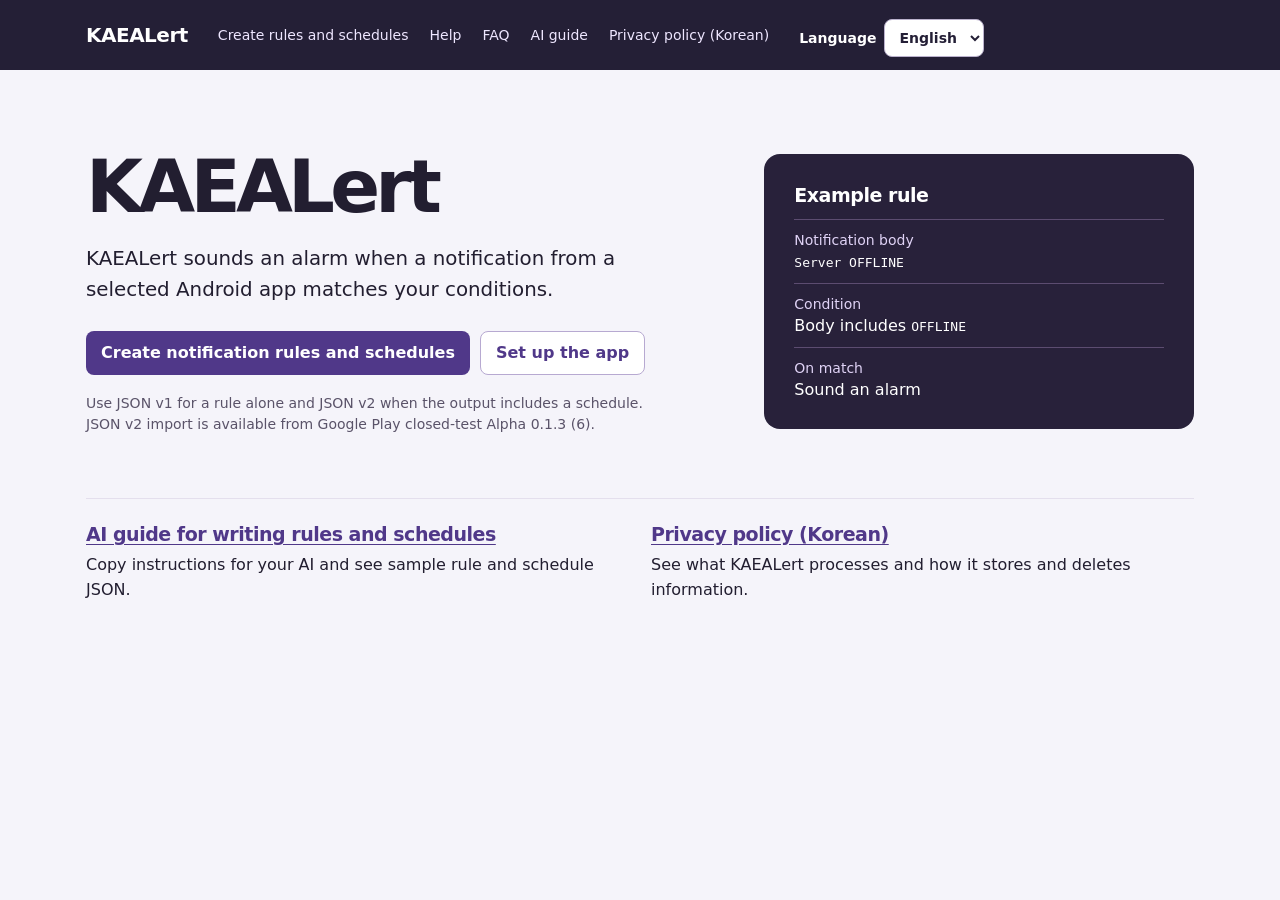
<file: index.html>
<!doctype html>
<html lang="ko">
<head>
  <meta charset="utf-8">
  <meta name="viewport" content="width=device-width, initial-scale=1">
  <meta name="description" content="깨알 알림 규칙과 일정을 만들고 예시 알림으로 규칙을 시험하세요. 앱 설정 도움말과 AI용 규칙 작성 지침을 제공합니다.">
  <meta http-equiv="Content-Security-Policy" content="default-src 'none'; script-src 'self'; style-src 'self'; form-action 'none'; base-uri 'none'; connect-src 'none'">
  <title>KAEALert(깨알)</title>
  <link rel="stylesheet" href="./assets/rule-exchange/style.css">
  <script type="module" src="./assets/rule-exchange/i18n.mjs"></script>
</head>
<body>
  <header class="top">
    <div class="shell top-content">
      <a class="wordmark" href="./" aria-current="page">깨알</a>
      <nav class="site-nav" aria-label="주 메뉴">
        <a href="./rules/">규칙·일정 만들기</a>
        <a href="./help/">도움말</a>
        <a href="./help/#faq">FAQ</a>
        <a href="./ai-guide/">AI 지침</a>
        <a href="./privacy/">개인정보처리방침</a>
      </nav>
      <label class="language-control">
        <span>언어</span>
        <select id="site-language">
          <option value="ko">한국어</option>
          <option value="en">English</option>
          <option value="ja">日本語</option>
        </select>
      </label>
    </div>
  </header>
  <main class="shell home">
    <section class="home-hero" aria-labelledby="home-title">
      <div class="home-intro">
        <h1 id="home-title">KAEALert<span>(깨알)</span></h1>
        <p>깨알은 선택한 Android 앱의 알림이 설정한 조건과 일치할 때 경보를 울립니다.</p>
        <div class="home-actions">
          <a class="home-primary" href="./rules/">알림 규칙·일정 만들기</a>
          <a class="home-secondary" href="./help/#start">앱 설정 방법</a>
        </div>
        <p class="home-note">규칙만 만들면 JSON v1을, 일정을 포함하면 JSON v2를 복사할 수 있습니다. Google Play 비공개 테스트 깨알 Alpha 0.1.3 (6)에서 JSON v2를 가져올 수 있습니다.</p>
      </div>
      <section class="home-example" aria-labelledby="example-title">
        <h2 id="example-title">규칙 예시</h2>
        <dl>
          <div><dt>알림 본문</dt><dd><samp>서버 OFFLINE</samp></dd></div>
          <div><dt>조건</dt><dd>본문에 <code>OFFLINE</code> 포함됨</dd></div>
          <div><dt>일치 시</dt><dd>알람 울리기</dd></div>
        </dl>
      </section>
    </section>
    <div class="home-reference">
      <section aria-labelledby="home-ai">
        <h2 id="home-ai"><a href="./ai-guide/">AI 규칙·일정 작성 지침</a></h2>
        <p>AI에 붙여넣을 지침과 규칙·일정 JSON 예제를 확인하세요.</p>
      </section>
      <section aria-labelledby="home-privacy">
        <h2 id="home-privacy"><a href="./privacy/">개인정보처리방침</a></h2>
        <p>깨알이 처리하는 정보와 보관·삭제 방식을 확인하세요.</p>
      </section>
    </div>
  </main>
</body>
</html>
</file>
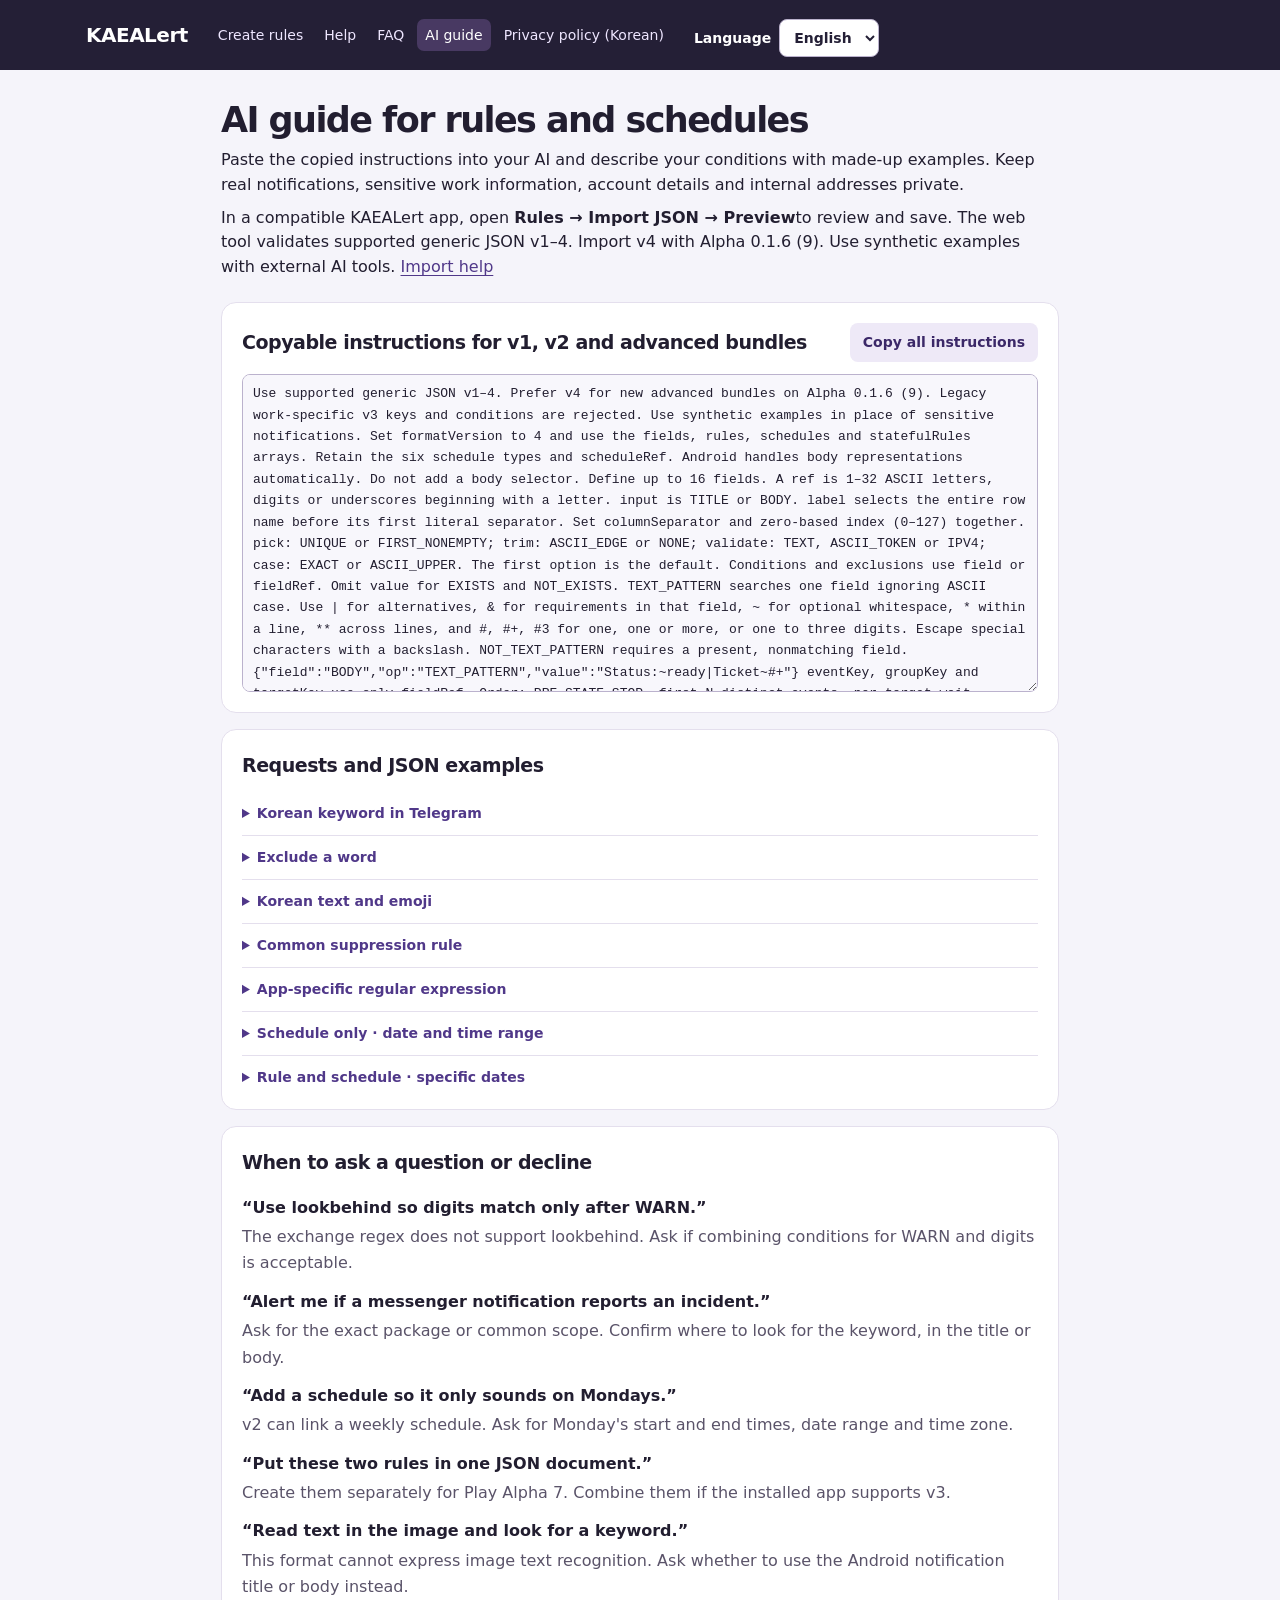
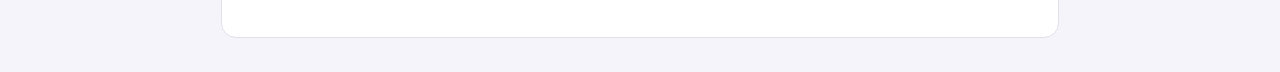
<file: ai-guide/index.html>
<!doctype html>
<html lang="ko">
<head>
  <meta charset="utf-8">
  <meta name="viewport" content="width=device-width, initial-scale=1">
  <meta http-equiv="Content-Security-Policy" content="default-src 'none'; script-src 'self'; style-src 'self'; form-action 'none'; base-uri 'none'; connect-src 'none'">
  <title>깨알 AI 규칙·일정 생성 지침</title>
  <link rel="stylesheet" href="../assets/rule-exchange/style.css">
  <script type="module" src="../assets/rule-exchange/ai-guide.mjs"></script>
  <script type="module" src="../assets/rule-exchange/i18n.mjs"></script>
</head>
<body>
  <header class="top">
    <div class="shell top-content">
      <a class="wordmark" href="../">깨알</a>
      <nav class="site-nav" aria-label="주 메뉴">
        <a href="../rules/">규칙 만들기</a>
        <a href="../help/">도움말</a>
        <a href="../help/#faq">FAQ</a>
        <a href="../ai-guide/" aria-current="page">AI 지침</a>
        <a href="../privacy/">개인정보처리방침</a>
      </nav>
      <label class="language-control">
        <span>언어</span>
        <select id="site-language">
          <option value="ko">한국어</option>
          <option value="en">English</option>
          <option value="ja">日本語</option>
        </select>
      </label>
    </div>
  </header>
  <main class="shell guide">
    <div class="intro">
      <h1>AI 규칙·일정 생성 지침</h1>
      <p>복사한 지침을 외부 AI에 붙여넣고 합성 예시로 필요한 조건을 설명하세요. 실제 알림 본문, 업무상 민감 정보, 계정 정보, 내부 주소는 입력하지 마세요.</p>
      <p>받은 JSON은 지원하는 깨알 앱의 <strong>규칙 → JSON 가져오기 → 내용 확인</strong>에서 검토한 뒤 저장하세요. 웹은 지원하는 범용 JSON v1~4를 검사하며, v4 가져오기는 Alpha 0.1.6 (9)에서 지원합니다. 외부 AI에는 합성 예시를 사용하세요. <a href="../help/#import">가져오기 도움말</a></p>
    </div>
    <div class="guide-stack">
      <section class="card" aria-labelledby="guide-heading">
        <div class="heading-line">
          <h2 id="guide-heading">복사용 지침 · v1·v2와 고급 묶음</h2>
          <button id="copy-guide" type="button" class="secondary">지침 전체 복사</button>
        </div>
        <textarea id="ai-instructions" class="code guide-source" rows="14" readonly spellcheck="false" aria-labelledby="guide-heading">깨알(KAEALert) 규칙·일정 생성 지침 · JSON v1·v2·v3·v4

역할
자연어로 받은 요청을 깨알 교환 JSON으로 바꾼다. 명확하고 표현 가능한 요청에만 JSON 객체 한 개를 출력한다. 앞뒤 설명, Markdown 코드 펜스, 주석, 중복 키, 끝 쉼표를 넣지 않는다. 표에 없는 필드나 타입 변환은 지원하지 않는다. 설치된 앱의 형식 지원을 먼저 확인한다. Alpha 0.1.6 (9)용 새 고급 묶음에는 위 v4 규칙을 따른다. 아래 v1~3 설명은 이전 형식 호환용이다. Play Alpha 7 등 이전 버전에는 앱이 지원하는 v1·v2만 사용한다.

버전과 최상위 구조
- format은 두 버전 모두 문자열 "kaealert-rule-exchange"다. formatVersion은 따옴표 없이 정수 1 또는 2로 쓴다.
- 규칙만 만들 경우 v1을 사용한다. 최상위 필드는 format, formatVersion, rule이다.
- 일정만 또는 규칙과 일정을 함께 만들 경우 v2를 사용한다. 최상위 필드는 format, formatVersion, 필수 schedule, 선택 rule이다. schedule.ref와 함께 만드는 rule.scheduleRef에는 같은 문자열 "s1"을 쓴다. 기존 앱의 ID나 일정 이름을 참조 값으로 사용하지 않는다. v1에는 scheduleRef를 쓰지 않는다.
- UTF-8 크기는 v1 8 KiB, v2 64 KiB 이하다. 최상위 객체를 깊이 1로 세면 컨테이너 깊이는 v1 최대 4, v2 최대 5다. 정수 필드에는 소수나 지수 표기를 쓰지 않는다. BOM, 잘못 짝지어진 서로게이트, C0/C1 제어 문자는 넣지 않는다. 조건 값의 TAB·LF·CR은 JSON 이스케이프로 표현할 수 있다.

규칙 필드
- rule.name은 필수 문자열이다. 비어 있거나 공백만일 수 없으며 최대 80 UTF-16 코드 단위다. 탭과 줄바꿈을 넣지 않는다.
- rule.sourcePackage는 필수다. 모든 감시 앱이면 null, 앱별이면 확인한 정확한 패키지 문자열을 넣는다. 255 UTF-16 코드 단위 이하이고 점으로 나눈 부분이 두 개 이상이어야 한다. 각 부분은 ASCII 영문으로 시작하며 뒤에는 ASCII 영문·숫자·밑줄만 사용한다.
- rule.action은 필수이며 "ALERT"는 일치 시 알람, "SUPPRESS"는 일치 시 무시다. 미일치는 이 규칙에서 별도 동작을 결정하지 않는다.
- rule.enabled는 선택 boolean이며 생략 시 false다. 사용자가 활성 상태를 명확히 요청한 경우에만 true를 사용한다.
- rule.match는 선택 문자열이며 "ALL"(모두) 또는 "ANY"(하나 이상)다. 생략 시 "ALL"이다.
- rule.conditions는 필수 배열이다. 1~8개 조건에 field, op, value 문자열만 넣는다. 같은 필드·연산·값의 조건을 반복하지 않는다.
- field는 "TITLE", "BODY", "TITLE_OR_BODY"다. 마지막 값은 제목과 본문을 각각 비교해 하나라도 일치하면 참이다. 두 값을 이어 붙이지 않는다. 입력 필드가 누락(null)이면 그 값의 비교는 거짓이다. 빈 문자열은 누락과 구분한다.
- op는 "EQUALS", "CONTAINS", "NOT_CONTAINS", "REGEX"만 지원한다. "TITLE_OR_BODY"와 "NOT_CONTAINS"를 함께 쓰지 않는다.
- value는 공백만이 아닌 문자열이다. 리터럴은 최대 256 UTF-16 코드 단위, 정규식은 최대 128이다. 한글·이모지·기호는 그대로 찾는 "CONTAINS"나 "EQUALS"를 우선한다. 대소문자를 구분하며 공백·한글 조합·이모지·줄바꿈을 바꾸지 않는다.

일정 필드
- schedule의 필수 필드는 ref, name, zoneId, mode와 모드에 맞는 상세 필드 하나다. ref는 "s1"이다. name은 공백만이 아닌 최대 80 UTF-16 코드 단위의 한 줄 문자열이다. zoneId는 UTC 또는 기기에서 지원하는 IANA 시간대 ID다. 예시는 "Asia/Seoul"이다. enabled는 선택 boolean이며 생략 시 false다. 사용자가 켜서 추가하라고 명시한 경우에만 true를 사용한다.
- 기본 날짜·시간 구간은 mode "EXPLICIT"와 intervals를 사용한다. intervals에는 start, end만 있는 구간 객체 1~128개를 담는다. 각각 시간대 오프셋 없이 YYYY-MM-DDTHH:mm 형식으로 쓴다. 종료는 시작보다 늦어야 하며 한 일정 안의 구간은 겹칠 수 없다. 시작은 포함하고 종료는 제외한다. 시간대에서 존재하지 않거나 두 번 나타나는 시각은 명시 구간에 쓰지 않는다.
- 나머지 다섯 유형은 mode "RECURRING"과 recurrence를 사용한다. recurrence의 공통 필드는 type, startDate, endDate, startTime, endTime, crossesMidnight다. 날짜는 YYYY-MM-DD(0001~9999년), 시각은 HH:mm(00:00~23:59) 형식이다. endDate는 시작일 이후 또는 같은 날짜로 쓰고 종료 날짜가 없으면 null이다. 다음 날 종료면 crossesMidnight를 true로 쓰고 endTime을 startTime 이하로 지정한다. 같은 날 종료면 false로 쓰고 endTime은 startTime보다 늦어야 한다.
- "DAILY"(매일)는 공통 필드만 쓴다.
- "WEEKLY_SELECTED_DAYS"(매주 선택 요일)는 weekdays 배열에 MONDAY, TUESDAY, WEDNESDAY, THURSDAY, FRIDAY, SATURDAY, SUNDAY 중 하나 이상을 중복 없이 넣는다.
- "EVERY_N_DAYS"(N일마다)는 intervalDays에 1~365 정수를 쓰며 startDate를 기준일로 삼는다.
- "MONTHLY_DAYS"(매월 지정 일자)는 selectedDays 배열에 1~31 정수를 중복 없이 넣는다. 해당 일자가 없는 달에는 그 일자를 건너뛴다.
- "SPECIFIC_DATES"(특정 날짜 선택)는 selectedDates 배열에 서로 다른 날짜 1~1,000개를 넣는다. startDate는 가장 이른 선택 날짜로 지정하고 endDate는 null로 쓴다.

정규식
- 대소문자를 구분하는 부분 일치다. 일반 ASCII 문자(U+0020~U+007E)와 한글 완성형 음절(U+AC00~U+D7A3), \n \r \t 이스케이프를 쓸 수 있다. 이모지 등 이 범위 밖의 글자는 리터럴 연산으로 찾아라. 예약 문자 \ . ^ $ | ? * + ( ) [ ] { } 자체를 찾을 때는 앞에 역슬래시를 붙인다. 슬래시 /는 일반 문자이며 패턴을 /로 감싸지 않는다. JSON 안에서 역슬래시는 한 번 더 이스케이프한다. 예: "READY\\nOK".
- 문자 클래스는 [0-9], [A-Z], [a-z], [A-Za-z0-9_]만 허용한다. 한 단위에 고정 반복 {n} 한 개를 붙일 수 있다. n은 앞에 0이 없는 1~16이다. |로 나눈 최상위 선택은 빈 가지 없이 최대 4개이며 반복을 펼친 각 가지는 128단위 이하이다. 공백 의미의 리터럴만 찾는 패턴은 거부한다.
- 그룹, lookaround, 역참조, 와일드카드 ., ^와 $ 앵커, 단어 경계, 가변 반복, 부정·조합 문자 클래스, \d \w \s \p \u 등의 축약과 확장, 플래그와 인라인 옵션은 지원하지 않는다. 실제 탭과 줄바꿈은 정규식 안에 직접 넣지 않는다.

응답 전에 확인
- 대상이 앱별인지 공통인지, 정확한 앱 패키지, 비교할 제목이나 본문, 키워드나 패턴, 알람 또는 무시 동작이 모호하면 먼저 질문한다. 앱 이름만으로 패키지를 추측하지 않는다.
- 일정의 시간대, 날짜 범위, 시각 또는 다음 날 종료 여부가 모호하면 먼저 확인한다.
- v1/v2에서는 여러 규칙이나 여러 일정을 한 문서에 담을 수 없다. 기존 항목 변경·삭제, 일반 조건의 구조화 필드, 이미지 속 글자 인식, 감시나 휴대폰 설정의 변경은 이 형식에서 지원하지 않는다. 이유를 설명하고 지원하는 조건으로 바꿀지 묻는다. 요청 일부를 생략한 JSON은 만들지 않는다.
- 실제 메시지, 민감한 업무 데이터, 계정과 내부 주소는 요청하지 않는다. 합성 제목과 본문으로 사례를 확인한다.
- Google Play 비공개 테스트 Alpha 0.1.2 (5)는 v1, Alpha 0.1.3 (6)은 v1과 v2를 지원한다. 구버전 앱에서는 해당 형식을 지원하는 버전 확인이 필요하다.
- 이 JSON은 신규 추가용이다. Backup v7은 앱의 백업 복원에서 사용한다. 무료 한도는 사용자 규칙 5개와 일정 3개이고, 새 반복 및 특정 날짜 선택 일정에는 Pro가 필요하다. 앱 자체 검사, 미리보기, 사용자의 저장 확인이 필요하다. 항목을 켜서 추가할 경우 미리보기에서 해당 항목을 각각 확인한다.

고급 묶음 · 앱이 JSON v3를 지원한다고 확인한 경우만
- format은 "kaealert-rule-exchange", formatVersion은 정수 3이다. 필수 배열은 schedules(0~16), rules(0~16), statefulRules(0~8)이며 적어도 하나에는 항목이 있어야 한다. 최대 UTF-8 64 KiB, 컨테이너 깊이 8이다.
- 위의 일반 규칙 및 여섯 일정 형식을 재사용한다. 서로 다른 s1~s16을 일정의 ref로 사용한다. 선택 scheduleRef는 이 묶음의 ref만 가리킨다. 규칙과 일정의 enabled는 생략하거나 false만 쓴다. 기존 앱의 이름·ID를 참조로 사용하지 않는다.
- rules 배열 순서를 유지한다. 일반 규칙에는 선택 flowControl이 있으며 CONTINUE가 기본, STOP은 일치 시 평가 중단이다. 공통 제외는 sourcePackage:null, action:"SUPPRESS", flowControl:"STOP"으로 표현한다. 일반 평가 순서상 이 규칙이 최종 승리하면 상태를 시작하거나 갱신하지 않는다.
- 상태형 규칙은 type, name, sourcePackage, conditions가 필수다. 정확한 등록 앱 패키지를 쓰고 null은 허용하지 않는다. 위와 같은 1~8개 조건과 선택 match를 쓴다. 단계에서만 제외할 조건은 선택 exclude:{conditions:[...],match:"ALL" 또는 "ANY"}로 쓴다. action과 flowControl은 일반 규칙에만 쓴다.
- FIRST_OCCURRENCES에는 정수 n(0~100), eventKey, scheduleRef가 필수이며 groupKey는 선택이다. 일정은 시작 포함·종료 제외이고, 한 창의 처음 N개 고유 사건을 억제한다. 같은 사건을 새 사건으로 중복 집계하지 않는다.
- RECEPTION_WAIT에는 정수 seconds(0~86400), targetKey가 필수이며 scheduleRef는 선택이다. 대상별로 직전 적격 수신부터 잰다. 대기보다 짧은 간격의 적격 수신은 억제하고 기준 시각을 갱신한다. 정확한 경계에서는 일반 판정을 계속한다.
- 키는 {"field":"BODY","prefix":"target=","token":"ASCII_TOKEN"}처럼 TITLE/BODY의 세미콜론 구분 항목에서 읽는다. 접두사는 제어 문자와 세미콜론을 제외한 1~32자다. ASCII_ALNUM은 영문·숫자 1~16자, ASCII_TOKEN은 영문·숫자·밑줄·점·하이픈 1~128자다. 같은 접두사가 여러 필드에 있거나 값이 없으면 키를 얻지 못한다. 임의 캡처 패턴을 만들지 않는다.
- 승리한 공통 제외 → 최초 N건 → 대상별 대기 → 일반 규칙 순서다. 최초 N건 단계에서 억제되면 대기 상태를 갱신하지 않는다. 두 단계를 통과해도 일반 규칙이 최종 판정한다. 시계 역행·저장 실패 시 상태 변경을 롤백하고 일반 판단을 계속한다.
- 먼저 지원 앱 버전, 실제 패키지, 조건과 키를 추출할 합성 예시, 일정·시간대를 확인한다. 필요한 사실만 질문하고 지원하지 않는 요구는 설명한다. 필드나 패키지를 추측하거나 임의로 버리지 않는다.
- 붙여넣기 후 앱의 미리보기·저장 검증이 최종 기준이다. Free는 일반·상태형 합산 규칙 5개와 일정 3개이며 반복 일정 추가에는 Pro가 필요하다. 묶음은 원자적으로 추가하고 구조 중복은 차단하며 이름 충돌은 앱에서 확인한다. 실제 개인정보 대신 합성 예시를 사용한다.

정상 v3 예제 (대상 노드 재수신 + 일반 허용)
{"format":"kaealert-rule-exchange","formatVersion":3,"schedules":[],"rules":[{"name":"Synthetic allow","sourcePackage":"org.example.synthetic","action":"ALERT","conditions":[{"field":"BODY","op":"CONTAINS","value":"fixture"}]}],"statefulRules":[{"type":"RECEPTION_WAIT","name":"Synthetic wait","sourcePackage":"org.example.synthetic","seconds":3000,"conditions":[{"field":"BODY","op":"CONTAINS","value":"fixture"}],"targetKey":{"field":"BODY","prefix":"target=","token":"ASCII_TOKEN"}}]}

거부 v3 예제 (flowControl이 HALT)
{"format":"kaealert-rule-exchange","formatVersion":3,"schedules":[],"rules":[{"name":"Synthetic invalid flow","sourcePackage":null,"action":"SUPPRESS","flowControl":"HALT","conditions":[{"field":"BODY","op":"CONTAINS","value":"fixture"}]}],"statefulRules":[]}
</textarea>
        <div id="guide-copy-status" class="status" role="status"></div>
      </section>
      <section class="card" aria-labelledby="examples">
        <h2 id="examples">요청과 JSON 예제</h2>
        <div class="faq">
          <details>
            <summary>Telegram 한글 키워드</summary>
            <p><strong>요청</strong> org.example.synthetic의 본문에 ‘장애’가 있으면 알람을 울려 줘.</p>
            <pre><code data-valid-example="telegram">{
  "format": "kaealert-rule-exchange",
  "formatVersion": 1,
  "rule": {
    "name": "Telegram 장애",
    "sourcePackage": "org.example.synthetic",
    "action": "ALERT",
    "conditions": [
      {
        "field": "BODY",
        "op": "CONTAINS",
        "value": "장애"
      }
    ],
    "enabled": false
  }
}</code></pre>
          </details>
          <details>
            <summary>특정 단어 제외</summary>
            <p><strong>요청</strong> Telegram 본문에 ‘장애’가 있고 ‘점검’이 없을 때만 울려 줘.</p>
            <pre><code data-valid-example="exclude">{
  "format": "kaealert-rule-exchange",
  "formatVersion": 1,
  "rule": {
    "name": "점검 외 장애",
    "sourcePackage": "org.example.synthetic",
    "action": "ALERT",
    "conditions": [
      {
        "field": "BODY",
        "op": "CONTAINS",
        "value": "장애"
      },
      {
        "field": "BODY",
        "op": "NOT_CONTAINS",
        "value": "점검"
      }
    ],
    "match": "ALL"
  }
}</code></pre>
          </details>
          <details>
            <summary>한글과 이모지</summary>
            <p><strong>요청</strong> 모든 감시 앱에서 제목 또는 본문에 ‘🚨 장애’가 있으면 울려 줘.</p>
            <pre><code data-valid-example="emoji">{
  "format": "kaealert-rule-exchange",
  "formatVersion": 1,
  "rule": {
    "name": "긴급 장애",
    "sourcePackage": null,
    "action": "ALERT",
    "conditions": [
      {
        "field": "TITLE_OR_BODY",
        "op": "CONTAINS",
        "value": "🚨 장애"
      }
    ]
  }
}</code></pre>
          </details>
          <details>
            <summary>공통 차단 규칙</summary>
            <p><strong>요청</strong> 모든 감시 앱에서 본문에 ‘정기 점검’이 있으면 무시해 줘.</p>
            <pre><code data-valid-example="common">{
  "format": "kaealert-rule-exchange",
  "formatVersion": 1,
  "rule": {
    "name": "정기 점검 무시",
    "sourcePackage": null,
    "action": "SUPPRESS",
    "conditions": [
      {
        "field": "BODY",
        "op": "CONTAINS",
        "value": "정기 점검"
      }
    ]
  }
}</code></pre>
          </details>
          <details>
            <summary>앱별 정규식</summary>
            <p><strong>요청</strong> com.kakao.talk의 본문에서 WARN- 뒤에 숫자 두 자리가 포함되면 알람을 울려 줘.</p>
            <pre><code data-valid-example="app">{
  "format": "kaealert-rule-exchange",
  "formatVersion": 1,
  "rule": {
    "name": "카카오톡 경고",
    "sourcePackage": "com.kakao.talk",
    "action": "ALERT",
    "conditions": [
      {
        "field": "BODY",
        "op": "REGEX",
        "value": "WARN-[0-9]{2}"
      }
    ]
  }
}</code></pre>
          </details>
          <details>
            <summary>일정만 · 기본 날짜·시간 구간</summary>
            <p><strong>요청</strong> 서울 시간으로 2028년 2월 29일 23시부터 다음 날 1시까지 쓸 일정을 만들어 줘.</p>
            <pre><code data-valid-example="v2-explicit">{
  "format": "kaealert-rule-exchange",
  "formatVersion": 2,
  "schedule": {
    "ref": "s1",
    "name": "합성 야간 일정",
    "zoneId": "Asia/Seoul",
    "enabled": false,
    "mode": "EXPLICIT",
    "intervals": [
      {"start": "2028-02-29T23:00", "end": "2028-03-01T01:00"}
    ]
  }
}</code></pre>
          </details>
          <details>
            <summary>규칙과 일정 · 특정 날짜 선택</summary>
            <p><strong>요청</strong> 서울 시간으로 2028년 2월 29일과 11월 30일의 23시부터 다음 날 1시 사이, 모든 감시 앱의 본문에 ‘합성 장애’가 들어오면 울리는 규칙과 일정을 만들어 줘.</p>
            <pre><code data-valid-example="v2-bundle">{
  "format": "kaealert-rule-exchange",
  "formatVersion": 2,
  "schedule": {
    "ref": "s1",
    "name": "합성 날짜 일정",
    "zoneId": "Asia/Seoul",
    "enabled": false,
    "mode": "RECURRING",
    "recurrence": {
      "type": "SPECIFIC_DATES",
      "startDate": "2028-02-29",
      "endDate": null,
      "startTime": "23:00",
      "endTime": "01:00",
      "crossesMidnight": true,
      "selectedDates": ["2028-02-29", "2028-11-30"]
    }
  },
  "rule": {
    "name": "합성 장애 경보",
    "sourcePackage": null,
    "action": "ALERT",
    "enabled": false,
    "conditions": [
      {"field": "BODY", "op": "CONTAINS", "value": "합성 장애"}
    ],
    "scheduleRef": "s1"
  }
}</code></pre>
          </details>
        </div>
      </section>
      <section class="card" aria-labelledby="unsupported">
        <h2 id="unsupported">질문하거나 거부하는 예제</h2>
        <dl class="guide-cases">
          <dt data-guide-case="lookaround">“앞에 WARN이 있을 때만 숫자를 찾는 lookbehind를 꼭 써 줘.”</dt>
          <dd>교환 JSON의 정규식은 lookbehind를 지원하지 않습니다. WARN과 숫자를 함께 검사하는 조건을 허용할지 물어봅니다.</dd>
          <dt data-guide-case="target">“메신저 알림에 장애가 뜨면 울려 줘.”</dt>
          <dd>어떤 앱인지, 정확한 패키지나 공통 범위를 확인합니다. ‘장애’를 제목과 본문 중 어디에서 찾을지도 묻습니다.</dd>
          <dt data-guide-case="schedule">“매주 월요일에만 울리는 일정을 JSON에도 넣어 줘.”</dt>
          <dd>v2에서 매주 선택 요일 일정을 연결할 수 있습니다. 월요일 시작·종료 시각과 적용 기간, 시간대를 확인합니다.</dd>
          <dt data-guide-case="batch">“이 두 규칙을 JSON 한 개로 묶어 줘.”</dt>
          <dd>Play Alpha 7에서는 각각 따로 작성합니다. 앱이 v3를 지원한다고 확인하면 하나의 묶음으로 작성할 수 있습니다.</dd>
          <dt data-guide-case="ocr">“사진 안의 글자를 읽고 키워드를 찾아 줘.”</dt>
          <dd>알림 이미지의 글자 인식은 이 규격으로 표현할 수 없습니다. Android가 제공하는 제목이나 본문을 기준으로 작성할지 묻습니다.</dd>
        </dl>
      </section>
    </div>
  </main>
</body>
</html>
</file>
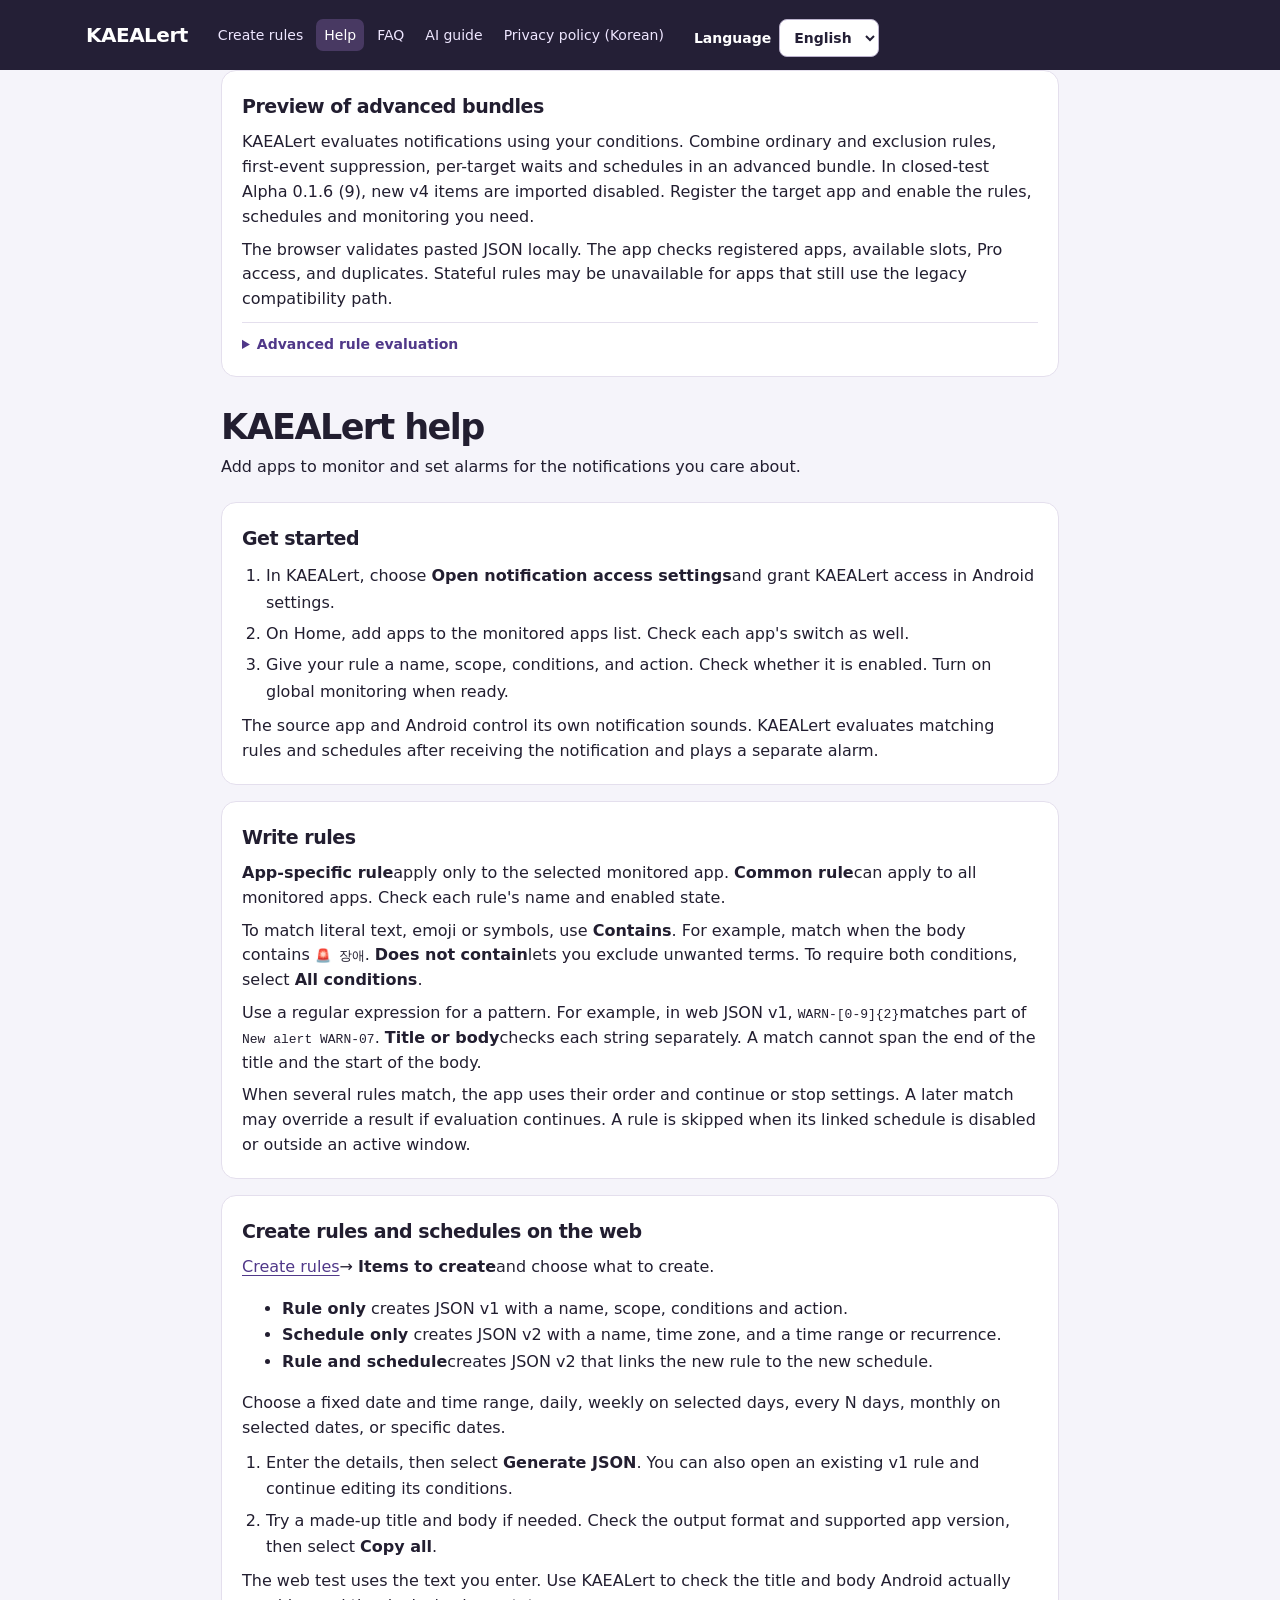
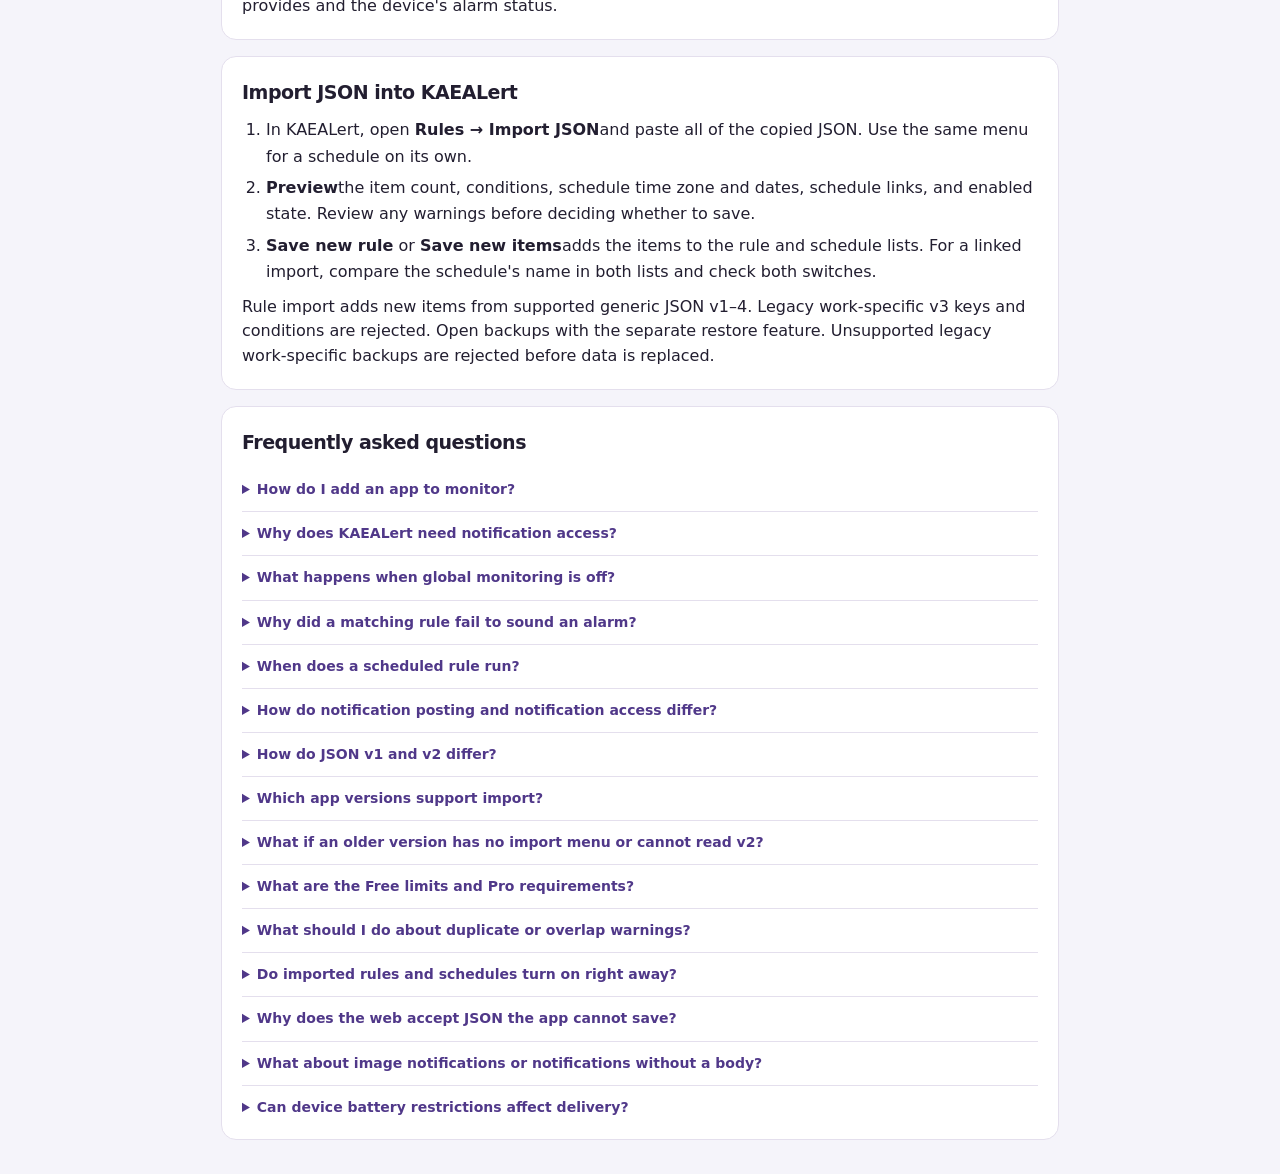
<file: help/index.html>
<!doctype html>
<html lang="ko">
<head>
  <meta charset="utf-8">
  <meta name="viewport" content="width=device-width, initial-scale=1">
  <meta http-equiv="Content-Security-Policy" content="default-src 'none'; script-src 'self'; style-src 'self'; form-action 'none'; base-uri 'none'; connect-src 'none'">
  <title>깨알 도움말과 FAQ</title>
  <link rel="stylesheet" href="../assets/rule-exchange/style.css">
  <script type="module" src="../assets/rule-exchange/i18n.mjs"></script>
</head>
<body>
  <header class="top">
    <div class="shell top-content">
      <a class="wordmark" href="../">깨알</a>
      <nav class="site-nav" aria-label="주 메뉴">
        <a href="../rules/">규칙 만들기</a>
        <a href="../help/" aria-current="page">도움말</a>
        <a href="../help/#faq">FAQ</a>
        <a href="../ai-guide/">AI 지침</a>
        <a href="../privacy/">개인정보처리방침</a>
      </nav>
      <label class="language-control">
        <span>언어</span>
        <select id="site-language">
          <option value="ko">한국어</option>
          <option value="en">English</option>
          <option value="ja">日本語</option>
        </select>
      </label>
    </div>
  </header>
  <main class="shell guide">
    <section class="card">
      <h2>고급 규칙 묶음 미리보기</h2>
      <p>깨알은 지정한 조건으로 알림을 평가합니다. 고급 묶음에서 일반·제외 규칙, 최초 몇 건 무시, 대상별 재알람 대기와 일정을 조합하세요. JSON v4를 비공개 테스트 Alpha 0.1.6 (9)로 가져오면 새 항목은 OFF입니다. 대상 앱을 감시 목록에 등록하고 필요한 규칙·일정과 감시를 켜세요.</p>
      <p>붙여넣은 JSON은 브라우저 안에서 검사합니다. 등록 앱, 남은 한도, Pro와 기존 규칙 중복 여부는 앱에서 확인합니다. 일부 앱이 기존 호환 방식으로 처리되는 동안에는 상태형 규칙을 켜지 못할 수 있습니다.</p>
      <details>
        <summary>고급 규칙의 평가 순서</summary>
        <p>공통 제외가 최종 판정이면 횟수와 대기는 그대로입니다. 처음 N개의 고유 사건을 무시하는 단계가 먼저 적용됩니다. 다음으로 같은 대상의 대기를 적용하며, 적격 반복 수신은 대기 기준 시각을 갱신합니다. 두 단계를 통과하면 일반 규칙이 알람 여부를 결정합니다.</p>
      </details>
    </section>
    <div class="intro">
      <h1>깨알 도움말</h1>
      <p>감시 앱을 등록하고, 필요한 알림에만 깨알 경보를 설정하세요.</p>
    </div>
    <div class="guide-stack">
      <section class="card" aria-labelledby="start">
        <h2 id="start">처음 설정하기</h2>
        <ol>
          <li>깨알에서 <strong>알림 접근 설정 열기</strong>를 선택하고 Android 설정에서 깨알의 접근을 허용합니다.</li>
          <li>홈의 감시 앱 목록에서 추가할 앱을 선택합니다. 감시 앱의 개별 스위치도 확인하세요.</li>
          <li>새 규칙에 이름, 감시 범위, 조건과 동작을 설정하고 사용 상태를 확인합니다. 준비가 끝나면 전체 감시를 켭니다.</li>
        </ol>
        <p>원래 앱의 알림음은 그 앱과 Android가 관리합니다. 깨알 경보는 알림을 받은 뒤 규칙과 일정 등의 판정을 거쳐 따로 울립니다.</p>
      </section>
      <section class="card" aria-labelledby="rules">
        <h2 id="rules">규칙 작성하기</h2>
        <p><strong>앱별 규칙</strong>은 해당 감시 앱에만 적용됩니다. <strong>공통 규칙</strong>은 모든 감시 앱에 적용될 수 있습니다. 규칙의 이름과 사용 상태를 확인하세요.</p>
        <p>한글, 이모지, 기호를 그대로 찾을 때는 <strong>포함</strong>을 사용하세요. 예를 들어 본문에 <code>🚨 장애</code>가 포함될 때 일치하도록 만들 수 있습니다. <strong>포함하지 않음</strong>을 함께 쓰면 제외할 단어를 정할 수 있습니다. 포함과 제외가 모두 충족되어야 한다면 <strong>모든 조건</strong>을 선택합니다.</p>
        <p>패턴이 필요하면 정규식을 사용하세요. 예를 들어 웹 v1에서 <code>WARN-[0-9]{2}</code>는 <code>새 알림 WARN-07</code>의 일부에 일치합니다. <strong>제목 또는 본문</strong>은 두 값을 각각 비교합니다. 제목 끝과 본문 시작을 이어서 찾지 않습니다.</p>
        <p>여러 규칙이 일치하면 앱의 평가 순서와 계속·중단 설정이 적용됩니다. 계속 평가하는 규칙의 결과는 뒤의 일치가 바꿀 수 있습니다. 연결한 일정이 꺼져 있거나 활성 구간 밖이면 그 규칙은 건너뜁니다.</p>
      </section>
      <section class="card" aria-labelledby="web">
        <h2 id="web">웹에서 규칙과 일정 만들기</h2>
        <p><a href="../rules/">규칙 만들기</a>의 <strong>만들 항목</strong>에서 필요한 항목을 선택하세요.</p>
        <ul>
          <li><strong>규칙만</strong> 선택하면 이름·감시 범위·조건·동작을 담은 JSON v1을 만듭니다.</li>
          <li><strong>일정만</strong> 선택하면 이름·시간대·시간 구간 또는 반복 설정을 담은 JSON v2를 만듭니다.</li>
          <li><strong>규칙과 일정</strong>을 함께 선택하면 새 규칙에 새 일정을 연결하는 JSON v2를 만듭니다.</li>
        </ul>
        <p>일정은 시작과 종료를 직접 지정하는 기본 날짜·시간 구간, 매일, 매주 선택 요일, N일마다, 매월 지정 일자, 특정 날짜 선택 중에서 고를 수 있습니다.</p>
        <ol>
          <li>선택한 항목을 입력하고 <strong>JSON 만들기</strong>를 누릅니다. 기존 규칙 JSON v1을 폼으로 불러와 조건을 이어서 작성할 수도 있습니다.</li>
          <li>필요하면 합성 제목·본문으로 규칙의 일치 여부를 시험합니다. 결과 형식과 지원 앱 버전을 확인한 뒤 <strong>전체 복사</strong>를 누릅니다.</li>
        </ol>
        <p>웹의 문자열 시험에는 입력한 예시가 사용됩니다. 실제 Android 알림에 어떤 제목·본문이 들어오는지와 기기의 알람 상태는 깨알에서 확인하세요.</p>
      </section>
      <section class="card" aria-labelledby="import">
        <h2 id="import">깨알에서 JSON 가져오기</h2>
        <ol>
          <li>깨알의 <strong>규칙 → JSON 가져오기</strong>를 열고 복사한 JSON 전체를 붙여넣습니다. 일정만 가져올 때도 같은 메뉴를 사용합니다.</li>
          <li><strong>내용 확인</strong>을 누르고 추가할 항목 수, 조건, 일정 시간대와 날짜·시간, 규칙에 연결할 일정, 사용 상태를 확인합니다. 경고가 있으면 내용을 확인한 뒤 저장 여부를 결정합니다.</li>
          <li><strong>새 규칙 저장</strong> 또는 <strong>새 항목 저장</strong>을 누릅니다. 추가된 항목은 규칙·일정 목록에서 확인합니다. 함께 가져온 경우 규칙에 표시된 일정 이름과 일정 목록의 이름을 대조하고 두 항목의 사용 상태를 확인하세요.</li>
        </ol>
        <p>규칙 가져오기는 지원되는 범용 JSON v1~4의 새 항목을 추가합니다. 구형 v3의 업무 전용 키·조건은 거부됩니다. Backup은 앱의 별도 복원 기능에서 열며, 지원할 수 없는 구형 업무 전용 Backup은 데이터 교체 전에 거부됩니다.</p>
      </section>
      <section class="card" id="faq" aria-labelledby="faq-heading">
        <h2 id="faq-heading">자주 묻는 질문</h2>
        <div class="faq">
          <details><summary>감시할 앱을 어떻게 등록하나요?</summary><p>깨알 홈의 감시 앱 추가 화면에서 설치된 앱을 선택해 등록하세요. 앱 등록과 Android 알림 접근 허용은 각각 확인해야 합니다.</p></details>
          <details><summary>알림 접근 권한은 왜 필요한가요?</summary><p>다른 앱이 게시한 Android 알림의 제목과 본문을 깨알이 받아 조건을 판정하는 데 필요합니다. 감시 대상 앱을 등록해도 이 권한은 자동으로 허용되지 않습니다.</p></details>
          <details><summary>전체 감시가 꺼져 있으면 어떻게 되나요?</summary><p>깨알은 새 수신 알림의 감시를 중단합니다. 원래 앱의 알림은 해당 앱과 Android 설정에 따라 계속 표시될 수 있습니다.</p></details>
          <details><summary>규칙이 일치하는데 알람이 울리지 않으면?</summary><p>먼저 원래 앱 알림이 Android에 도착했는지 확인하세요. 깨알의 알림 접근, 전체 감시와 앱별 스위치, 규칙 활성 상태와 동작, 다른 규칙의 판정 순서, 일정, 알람 출력과 음량을 차례로 확인하세요. 깨알 이력에서 최종 판정과 알람 상태를 볼 수 있습니다.</p></details>
          <details><summary>일정이 있으면 언제 알람이 동작하나요?</summary><p>규칙에 연결한 일정의 활성 구간 안에서 그 규칙을 평가합니다. 감시와 권한, 규칙 동작 같은 나머지 조건도 충족해야 합니다.</p></details>
          <details><summary>일반 알림 게시 권한과 알림 접근 권한은 무엇이 다른가요?</summary><p>일반 알림 게시 권한은 깨알이 자체 알림을 표시하는 데 사용합니다. 알림 접근 권한은 깨알이 다른 앱의 Android 알림을 읽는 데 사용합니다.</p></details>
          <details><summary>JSON v1과 v2의 차이는 무엇인가요?</summary><p>v1은 규칙 하나를 담습니다. v2는 일정 하나를 담고 새 규칙 하나를 그 일정에 연결할 수 있습니다. 이미 저장한 일정에 규칙을 연결하려면 앱에서 규칙을 편집하세요.</p></details>
          <details><summary>어떤 앱 버전에서 가져올 수 있나요?</summary><p>규칙만 담은 v1은 Google Play 비공개 테스트 Alpha <strong>0.1.2 (5)</strong>에서 지원되기 시작했습니다. 일정 또는 규칙과 일정을 담은 v2는 참여 테스터에게 제공되는 Alpha <strong>0.1.3 (6)</strong>에서 지원합니다. 기기의 Android 설정에서 <strong>앱 → 깨알 → 앱 정보</strong>를 열고 설치 버전을 확인하세요.</p></details>
          <details><summary>구버전에서 가져오기 메뉴가 없거나 v2를 읽지 못하면?</summary><p>비공개 테스트에 참여 중이라면 Google Play에서 호환 버전으로 업데이트할 수 있는지 확인하세요. v1만 지원하는 버전에서는 웹에서 규칙만 선택해 v1을 만들거나 앱에서 일정을 직접 설정할 수 있습니다.</p></details>
          <details><summary>무료 한도와 Pro 조건은 어떻게 적용되나요?</summary><p>무료 한도는 사용자 규칙 5개와 일정 3개입니다. 사용자 규칙은 공통·앱별과 활성·비활성을 함께 셉니다. 반복 일정과 특정 날짜 선택 일정을 새로 추가하려면 Pro가 필요합니다. 웹에서 JSON을 만들 수 있어도 앱에서 한도와 사용 권한을 다시 확인합니다.</p></details>
          <details><summary>중복이나 겹침 경고가 나오면 어떻게 하나요?</summary><p>내용이 같은 기존 항목이 있으면 가져오기를 차단합니다. 이름만 같고 내용이 다르면 별도 항목으로 추가할지 확인합니다. 별개 일정의 시간 겹침은 안내로 표시하며 앱에서 함께 보관할 수 있습니다. 반복이 포함된 겹침 확인은 한 달 범위에서 이뤄집니다. 같은 일정 안의 명시 구간이 서로 겹치면 수정해야 합니다.</p></details>
          <details><summary>가져온 규칙과 일정은 바로 켜지나요?</summary><p>사용 상태를 지정하지 않으면 둘 다 꺼진 상태로 추가됩니다. 켜서 가져오도록 요청한 항목은 미리보기에서 각각 확인해야 합니다. 저장한 뒤 규칙·일정 목록에서 스위치를 확인하세요. 꺼진 일정에 연결된 규칙은 건너뜁니다.</p></details>
          <details><summary>웹에서는 유효한데 앱에서 저장할 수 없으면?</summary><p>앱의 지원 버전, 앱별 규칙의 대상 설치·감시 앱 등록, Free/Pro 한도, 충돌 여부를 미리보기에서 확인하세요. 저장 뒤 화면을 새로 고치지 못했다는 안내가 나오면 다시 가져오기 전에 규칙·일정 목록에서 추가 여부를 확인하세요.</p></details>
          <details><summary>이미지 알림이나 본문 없는 알림은 어떻게 처리하나요?</summary><p>깨알이 평가하는 제목과 본문은 앱이 Android 알림에 넣은 값에 따라 달라집니다. 이미지의 글자를 읽는 기능으로 볼 수 없습니다. 본문이 누락된 경우 본문 포함 조건은 일치하지 않습니다. 제목이 제공되면 제목 조건으로 시험해 보세요.</p></details>
          <details><summary>제조사별 배터리 제한이 영향을 줄 수 있나요?</summary><p>Android 버전과 제조사에 따라 백그라운드 제한의 동작과 설정 위치가 다를 수 있습니다. 알림이 빠진 경우 원래 앱 알림과 깨알 이력부터 비교하고, 필요하면 기기 설정에서 백그라운드 제한 상태를 확인하세요.</p></details>
        </div>
      </section>
    </div>
  </main>
</body>
</html>
</file>
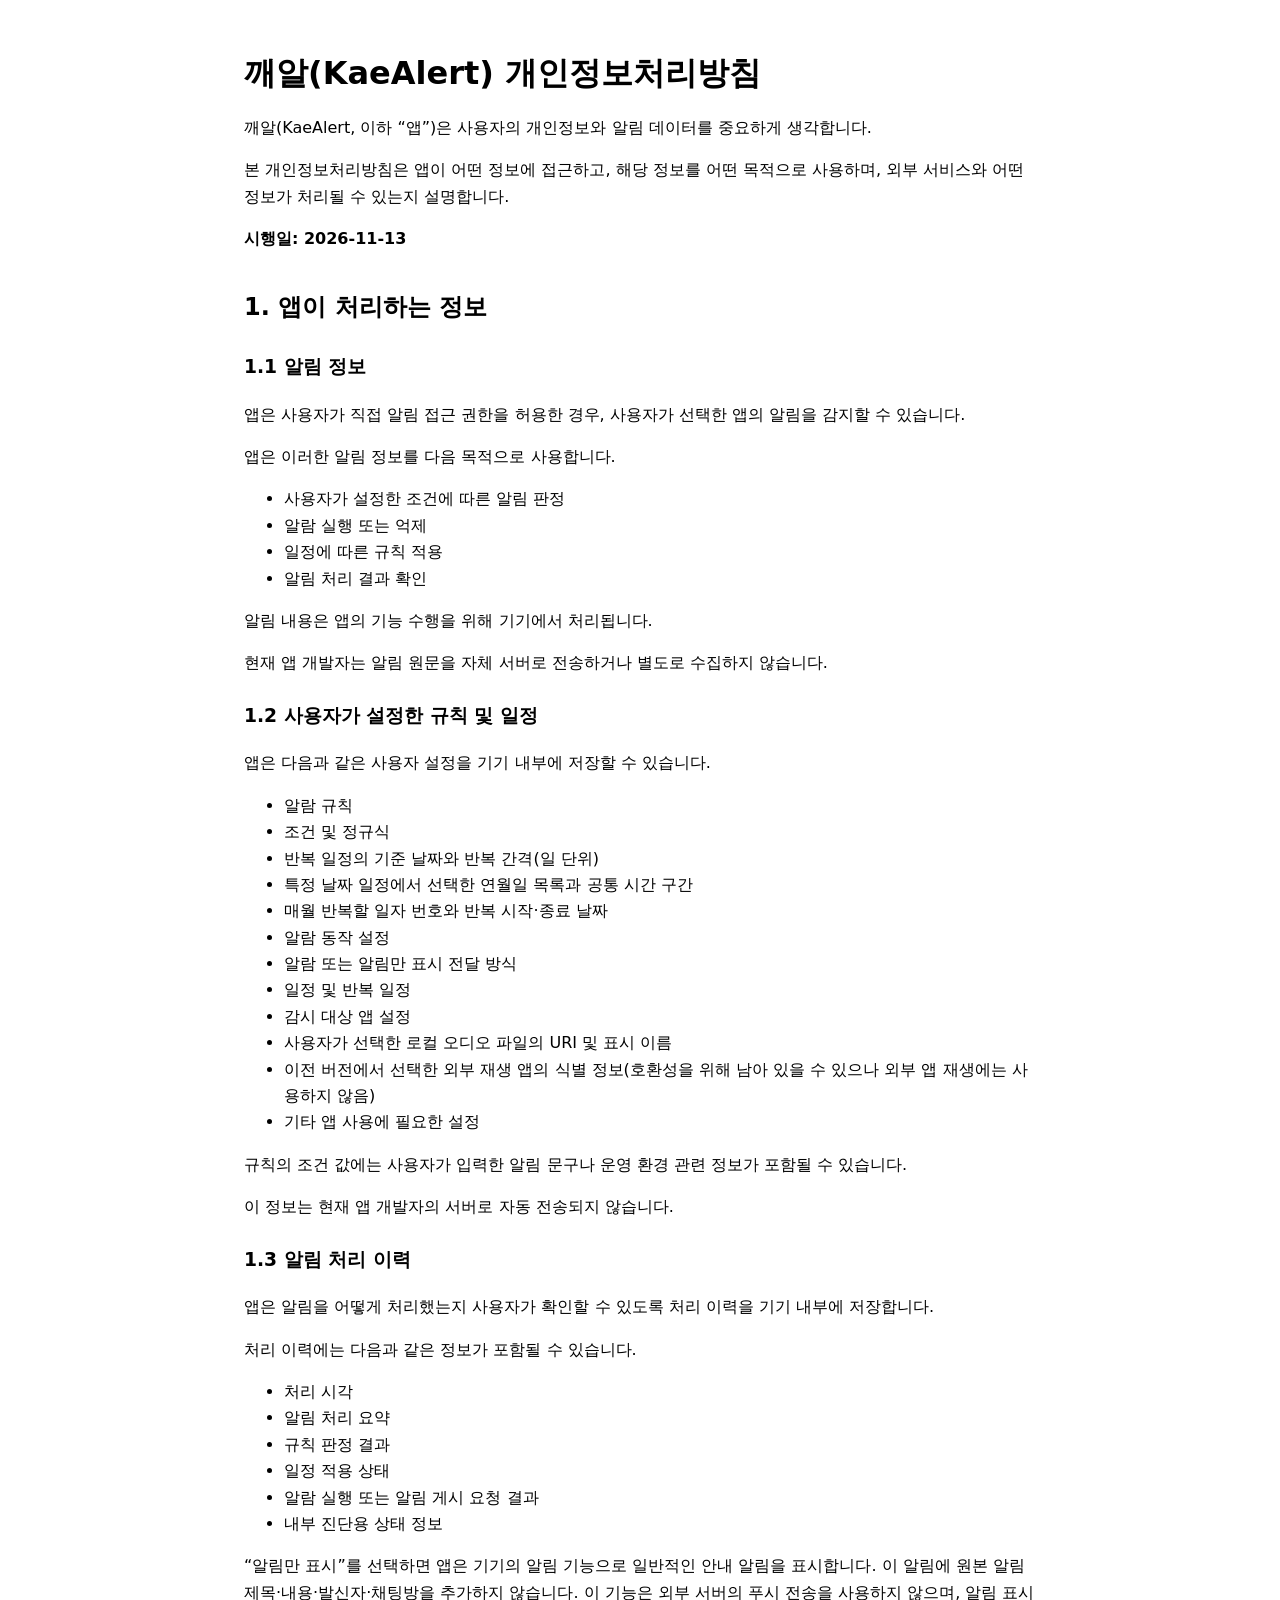
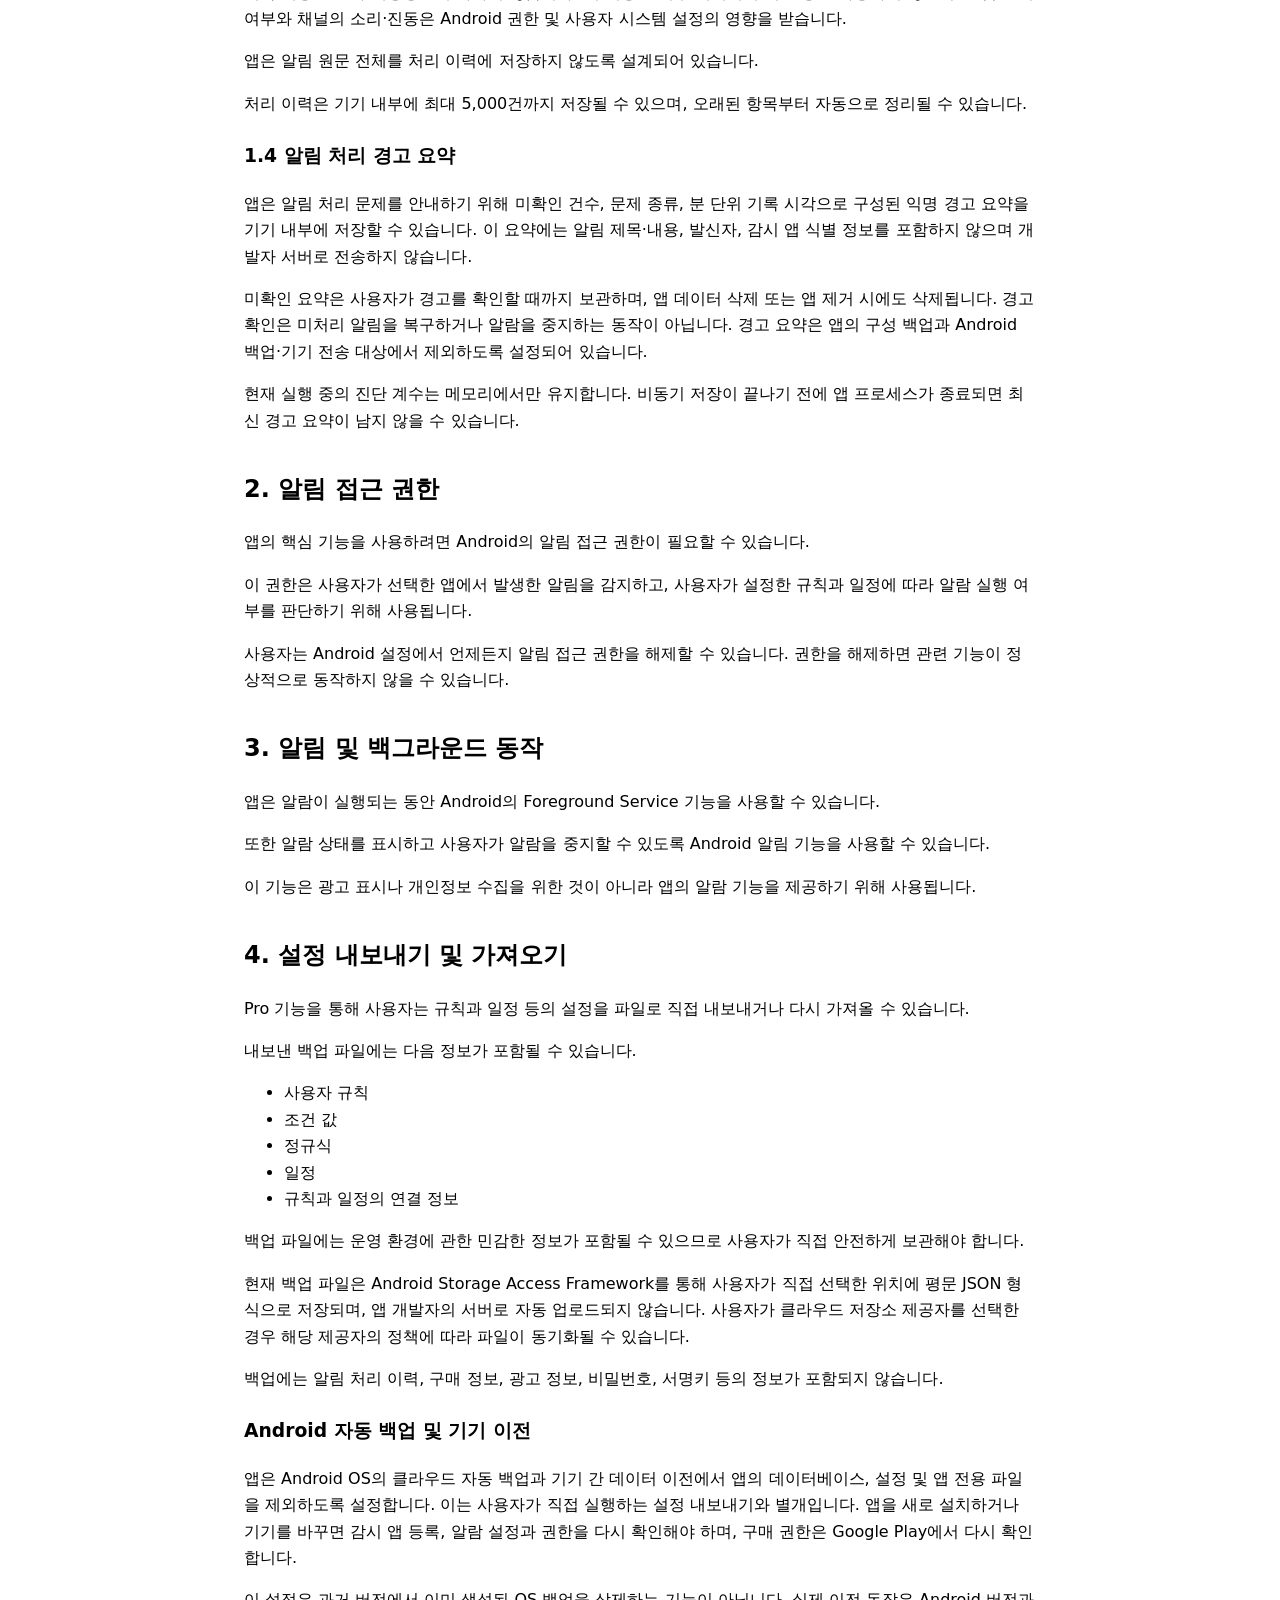
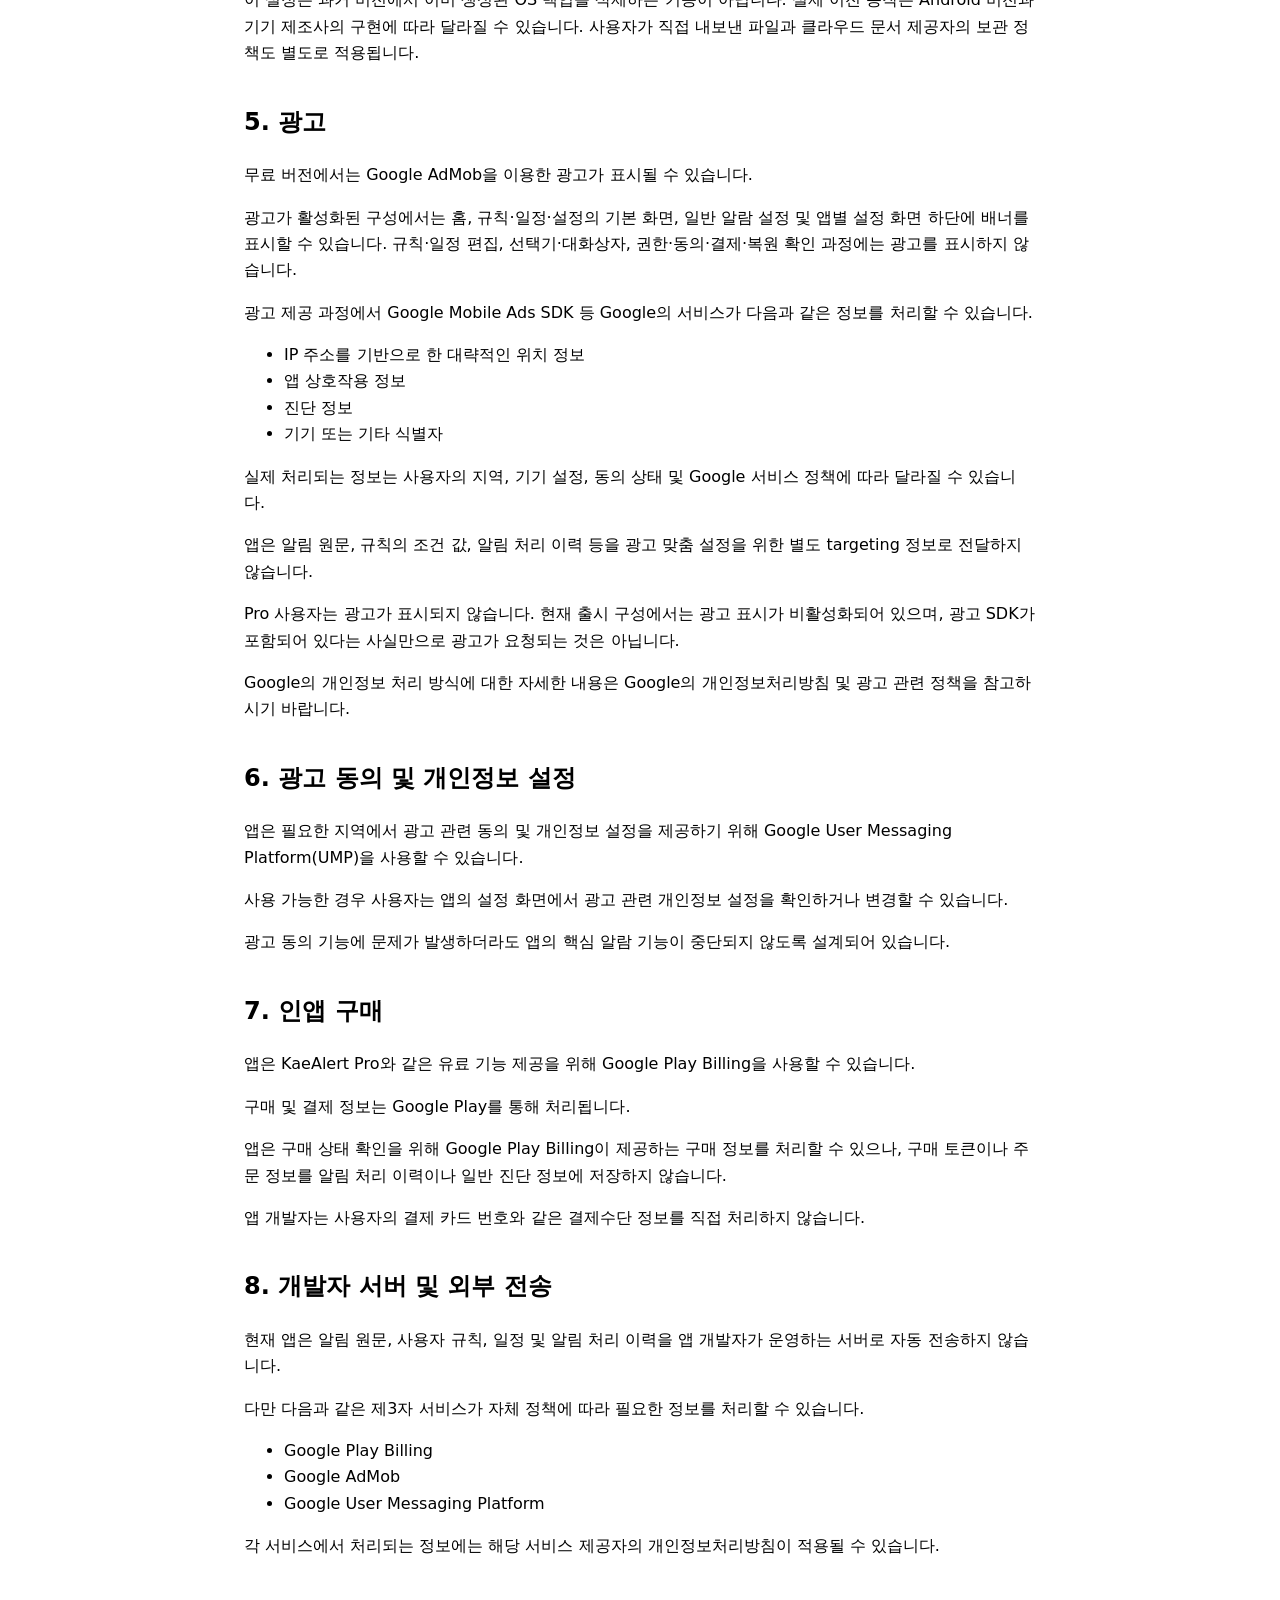
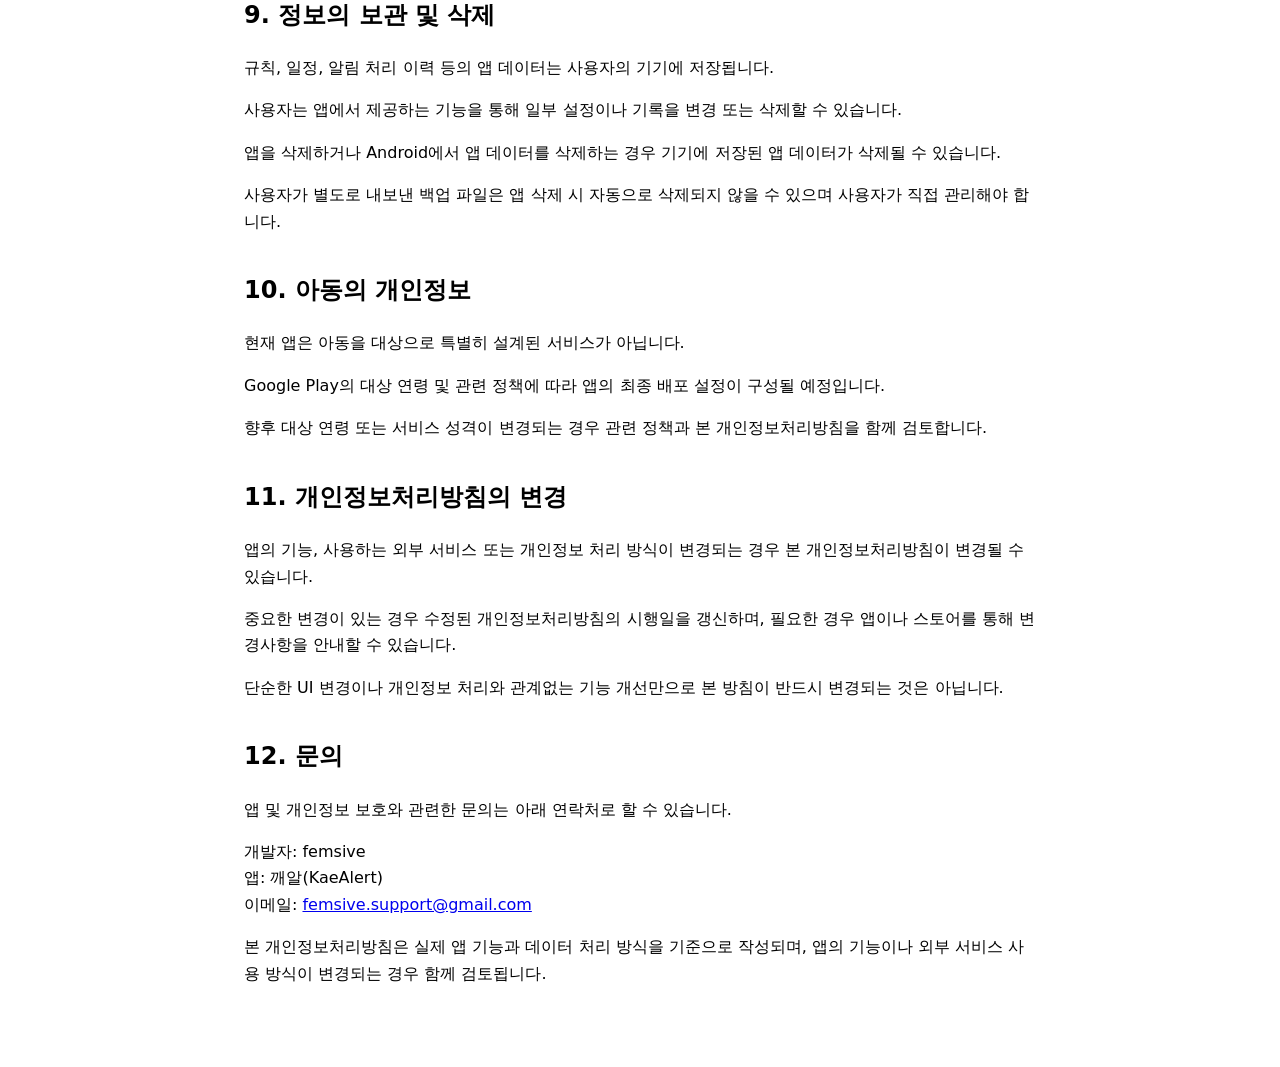
<file: privacy/index.html>
<!doctype html>
<html lang="ko">
<head>
  <meta charset="utf-8">
  <meta name="viewport" content="width=device-width, initial-scale=1">
  <meta name="color-scheme" content="light dark">
  <title>깨알(KaeAlert) 개인정보처리방침</title>
  <style>
    :root {
      color-scheme: light dark;
      font-family: system-ui, -apple-system, BlinkMacSystemFont, "Segoe UI", sans-serif;
      line-height: 1.65;
    }
    body {
      margin: 0;
      background: Canvas;
      color: CanvasText;
    }
    main {
      box-sizing: border-box;
      width: min(100%, 52rem);
      margin: 0 auto;
      padding: 2rem 1.25rem 4rem;
    }
    h1 { line-height: 1.25; }
    h2 { margin-top: 2.25rem; }
    h3 { margin-top: 1.5rem; }
    a { color: LinkText; overflow-wrap: anywhere; }
    .effective-date { font-weight: 600; }
    @media (max-width: 32rem) {
      main { padding-top: 1.25rem; }
      h1 { font-size: 1.75rem; }
    }
  </style>
</head>
<body>
<main>
  <h1>깨알(KaeAlert) 개인정보처리방침</h1>

  <p>깨알(KaeAlert, 이하 “앱”)은 사용자의 개인정보와 알림 데이터를 중요하게 생각합니다.</p>
  <p>본 개인정보처리방침은 앱이 어떤 정보에 접근하고, 해당 정보를 어떤 목적으로 사용하며, 외부 서비스와 어떤 정보가 처리될 수 있는지 설명합니다.</p>
  <p class="effective-date">시행일: 2026-11-13</p>

  <h2>1. 앱이 처리하는 정보</h2>

  <h3>1.1 알림 정보</h3>
  <p>앱은 사용자가 직접 알림 접근 권한을 허용한 경우, 사용자가 선택한 앱의 알림을 감지할 수 있습니다.</p>
  <p>앱은 이러한 알림 정보를 다음 목적으로 사용합니다.</p>
  <ul>
    <li>사용자가 설정한 조건에 따른 알림 판정</li>
    <li>알람 실행 또는 억제</li>
    <li>일정에 따른 규칙 적용</li>
    <li>알림 처리 결과 확인</li>
  </ul>
  <p>알림 내용은 앱의 기능 수행을 위해 기기에서 처리됩니다.</p>
  <p>현재 앱 개발자는 알림 원문을 자체 서버로 전송하거나 별도로 수집하지 않습니다.</p>

  <h3>1.2 사용자가 설정한 규칙 및 일정</h3>
  <p>앱은 다음과 같은 사용자 설정을 기기 내부에 저장할 수 있습니다.</p>
  <ul>
    <li>알람 규칙</li>
    <li>조건 및 정규식</li>
    <li>반복 일정의 기준 날짜와 반복 간격(일 단위)</li>
    <li>특정 날짜 일정에서 선택한 연월일 목록과 공통 시간 구간</li>
    <li>매월 반복할 일자 번호와 반복 시작·종료 날짜</li>
    <li>알람 동작 설정</li>
    <li>알람 또는 알림만 표시 전달 방식</li>
    <li>일정 및 반복 일정</li>
    <li>감시 대상 앱 설정</li>
    <li>사용자가 선택한 로컬 오디오 파일의 URI 및 표시 이름</li>
    <li>이전 버전에서 선택한 외부 재생 앱의 식별 정보(호환성을 위해 남아 있을 수 있으나 외부 앱 재생에는 사용하지 않음)</li>
    <li>기타 앱 사용에 필요한 설정</li>
  </ul>
  <p>규칙의 조건 값에는 사용자가 입력한 알림 문구나 운영 환경 관련 정보가 포함될 수 있습니다.</p>
  <p>이 정보는 현재 앱 개발자의 서버로 자동 전송되지 않습니다.</p>

  <h3>1.3 알림 처리 이력</h3>
  <p>앱은 알림을 어떻게 처리했는지 사용자가 확인할 수 있도록 처리 이력을 기기 내부에 저장합니다.</p>
  <p>처리 이력에는 다음과 같은 정보가 포함될 수 있습니다.</p>
  <ul>
    <li>처리 시각</li>
    <li>알림 처리 요약</li>
    <li>규칙 판정 결과</li>
    <li>일정 적용 상태</li>
    <li>알람 실행 또는 알림 게시 요청 결과</li>
    <li>내부 진단용 상태 정보</li>
  </ul>
  <p>“알림만 표시”를 선택하면 앱은 기기의 알림 기능으로 일반적인 안내 알림을 표시합니다. 이 알림에 원본 알림 제목·내용·발신자·채팅방을 추가하지 않습니다. 이 기능은 외부 서버의 푸시 전송을 사용하지 않으며, 알림 표시 여부와 채널의 소리·진동은 Android 권한 및 사용자 시스템 설정의 영향을 받습니다.</p>
  <p>앱은 알림 원문 전체를 처리 이력에 저장하지 않도록 설계되어 있습니다.</p>
  <p>처리 이력은 기기 내부에 최대 5,000건까지 저장될 수 있으며, 오래된 항목부터 자동으로 정리될 수 있습니다.</p>

  <h3>1.4 알림 처리 경고 요약</h3>
  <p>앱은 알림 처리 문제를 안내하기 위해 미확인 건수, 문제 종류, 분 단위 기록 시각으로 구성된 익명 경고 요약을 기기 내부에 저장할 수 있습니다. 이 요약에는 알림 제목·내용, 발신자, 감시 앱 식별 정보를 포함하지 않으며 개발자 서버로 전송하지 않습니다.</p>
  <p>미확인 요약은 사용자가 경고를 확인할 때까지 보관하며, 앱 데이터 삭제 또는 앱 제거 시에도 삭제됩니다. 경고 확인은 미처리 알림을 복구하거나 알람을 중지하는 동작이 아닙니다. 경고 요약은 앱의 구성 백업과 Android 백업·기기 전송 대상에서 제외하도록 설정되어 있습니다.</p>
  <p>현재 실행 중의 진단 계수는 메모리에서만 유지합니다. 비동기 저장이 끝나기 전에 앱 프로세스가 종료되면 최신 경고 요약이 남지 않을 수 있습니다.</p>

  <h2>2. 알림 접근 권한</h2>
  <p>앱의 핵심 기능을 사용하려면 Android의 알림 접근 권한이 필요할 수 있습니다.</p>
  <p>이 권한은 사용자가 선택한 앱에서 발생한 알림을 감지하고, 사용자가 설정한 규칙과 일정에 따라 알람 실행 여부를 판단하기 위해 사용됩니다.</p>
  <p>사용자는 Android 설정에서 언제든지 알림 접근 권한을 해제할 수 있습니다. 권한을 해제하면 관련 기능이 정상적으로 동작하지 않을 수 있습니다.</p>

  <h2>3. 알림 및 백그라운드 동작</h2>
  <p>앱은 알람이 실행되는 동안 Android의 Foreground Service 기능을 사용할 수 있습니다.</p>
  <p>또한 알람 상태를 표시하고 사용자가 알람을 중지할 수 있도록 Android 알림 기능을 사용할 수 있습니다.</p>
  <p>이 기능은 광고 표시나 개인정보 수집을 위한 것이 아니라 앱의 알람 기능을 제공하기 위해 사용됩니다.</p>

  <h2>4. 설정 내보내기 및 가져오기</h2>
  <p>Pro 기능을 통해 사용자는 규칙과 일정 등의 설정을 파일로 직접 내보내거나 다시 가져올 수 있습니다.</p>
  <p>내보낸 백업 파일에는 다음 정보가 포함될 수 있습니다.</p>
  <ul>
    <li>사용자 규칙</li>
    <li>조건 값</li>
    <li>정규식</li>
    <li>일정</li>
    <li>규칙과 일정의 연결 정보</li>
  </ul>
  <p>백업 파일에는 운영 환경에 관한 민감한 정보가 포함될 수 있으므로 사용자가 직접 안전하게 보관해야 합니다.</p>
  <p>현재 백업 파일은 Android Storage Access Framework를 통해 사용자가 직접 선택한 위치에 평문 JSON 형식으로 저장되며, 앱 개발자의 서버로 자동 업로드되지 않습니다. 사용자가 클라우드 저장소 제공자를 선택한 경우 해당 제공자의 정책에 따라 파일이 동기화될 수 있습니다.</p>
  <p>백업에는 알림 처리 이력, 구매 정보, 광고 정보, 비밀번호, 서명키 등의 정보가 포함되지 않습니다.</p>
  <h3>Android 자동 백업 및 기기 이전</h3>
  <p>앱은 Android OS의 클라우드 자동 백업과 기기 간 데이터 이전에서 앱의 데이터베이스, 설정 및 앱 전용 파일을 제외하도록 설정합니다. 이는 사용자가 직접 실행하는 설정 내보내기와 별개입니다. 앱을 새로 설치하거나 기기를 바꾸면 감시 앱 등록, 알람 설정과 권한을 다시 확인해야 하며, 구매 권한은 Google Play에서 다시 확인합니다.</p>
  <p>이 설정은 과거 버전에서 이미 생성된 OS 백업을 삭제하는 기능이 아닙니다. 실제 이전 동작은 Android 버전과 기기 제조사의 구현에 따라 달라질 수 있습니다. 사용자가 직접 내보낸 파일과 클라우드 문서 제공자의 보관 정책도 별도로 적용됩니다.</p>

  <h2>5. 광고</h2>
  <p>무료 버전에서는 Google AdMob을 이용한 광고가 표시될 수 있습니다.</p>
  <p>광고가 활성화된 구성에서는 홈, 규칙·일정·설정의 기본 화면, 일반 알람 설정 및 앱별 설정 화면 하단에 배너를 표시할 수 있습니다. 규칙·일정 편집, 선택기·대화상자, 권한·동의·결제·복원 확인 과정에는 광고를 표시하지 않습니다.</p>
  <p>광고 제공 과정에서 Google Mobile Ads SDK 등 Google의 서비스가 다음과 같은 정보를 처리할 수 있습니다.</p>
  <ul>
    <li>IP 주소를 기반으로 한 대략적인 위치 정보</li>
    <li>앱 상호작용 정보</li>
    <li>진단 정보</li>
    <li>기기 또는 기타 식별자</li>
  </ul>
  <p>실제 처리되는 정보는 사용자의 지역, 기기 설정, 동의 상태 및 Google 서비스 정책에 따라 달라질 수 있습니다.</p>
  <p>앱은 알림 원문, 규칙의 조건 값, 알림 처리 이력 등을 광고 맞춤 설정을 위한 별도 targeting 정보로 전달하지 않습니다.</p>
  <p>Pro 사용자는 광고가 표시되지 않습니다. 현재 출시 구성에서는 광고 표시가 비활성화되어 있으며, 광고 SDK가 포함되어 있다는 사실만으로 광고가 요청되는 것은 아닙니다.</p>
  <p>Google의 개인정보 처리 방식에 대한 자세한 내용은 Google의 개인정보처리방침 및 광고 관련 정책을 참고하시기 바랍니다.</p>

  <h2>6. 광고 동의 및 개인정보 설정</h2>
  <p>앱은 필요한 지역에서 광고 관련 동의 및 개인정보 설정을 제공하기 위해 Google User Messaging Platform(UMP)을 사용할 수 있습니다.</p>
  <p>사용 가능한 경우 사용자는 앱의 설정 화면에서 광고 관련 개인정보 설정을 확인하거나 변경할 수 있습니다.</p>
  <p>광고 동의 기능에 문제가 발생하더라도 앱의 핵심 알람 기능이 중단되지 않도록 설계되어 있습니다.</p>

  <h2>7. 인앱 구매</h2>
  <p>앱은 KaeAlert Pro와 같은 유료 기능 제공을 위해 Google Play Billing을 사용할 수 있습니다.</p>
  <p>구매 및 결제 정보는 Google Play를 통해 처리됩니다.</p>
  <p>앱은 구매 상태 확인을 위해 Google Play Billing이 제공하는 구매 정보를 처리할 수 있으나, 구매 토큰이나 주문 정보를 알림 처리 이력이나 일반 진단 정보에 저장하지 않습니다.</p>
  <p>앱 개발자는 사용자의 결제 카드 번호와 같은 결제수단 정보를 직접 처리하지 않습니다.</p>

  <h2>8. 개발자 서버 및 외부 전송</h2>
  <p>현재 앱은 알림 원문, 사용자 규칙, 일정 및 알림 처리 이력을 앱 개발자가 운영하는 서버로 자동 전송하지 않습니다.</p>
  <p>다만 다음과 같은 제3자 서비스가 자체 정책에 따라 필요한 정보를 처리할 수 있습니다.</p>
  <ul>
    <li>Google Play Billing</li>
    <li>Google AdMob</li>
    <li>Google User Messaging Platform</li>
  </ul>
  <p>각 서비스에서 처리되는 정보에는 해당 서비스 제공자의 개인정보처리방침이 적용될 수 있습니다.</p>

  <h2>9. 정보의 보관 및 삭제</h2>
  <p>규칙, 일정, 알림 처리 이력 등의 앱 데이터는 사용자의 기기에 저장됩니다.</p>
  <p>사용자는 앱에서 제공하는 기능을 통해 일부 설정이나 기록을 변경 또는 삭제할 수 있습니다.</p>
  <p>앱을 삭제하거나 Android에서 앱 데이터를 삭제하는 경우 기기에 저장된 앱 데이터가 삭제될 수 있습니다.</p>
  <p>사용자가 별도로 내보낸 백업 파일은 앱 삭제 시 자동으로 삭제되지 않을 수 있으며 사용자가 직접 관리해야 합니다.</p>

  <h2>10. 아동의 개인정보</h2>
  <p>현재 앱은 아동을 대상으로 특별히 설계된 서비스가 아닙니다.</p>
  <p>Google Play의 대상 연령 및 관련 정책에 따라 앱의 최종 배포 설정이 구성될 예정입니다.</p>
  <p>향후 대상 연령 또는 서비스 성격이 변경되는 경우 관련 정책과 본 개인정보처리방침을 함께 검토합니다.</p>

  <h2>11. 개인정보처리방침의 변경</h2>
  <p>앱의 기능, 사용하는 외부 서비스 또는 개인정보 처리 방식이 변경되는 경우 본 개인정보처리방침이 변경될 수 있습니다.</p>
  <p>중요한 변경이 있는 경우 수정된 개인정보처리방침의 시행일을 갱신하며, 필요한 경우 앱이나 스토어를 통해 변경사항을 안내할 수 있습니다.</p>
  <p>단순한 UI 변경이나 개인정보 처리와 관계없는 기능 개선만으로 본 방침이 반드시 변경되는 것은 아닙니다.</p>

  <h2>12. 문의</h2>
  <p>앱 및 개인정보 보호와 관련한 문의는 아래 연락처로 할 수 있습니다.</p>
  <p>개발자: femsive<br>앱: 깨알(KaeAlert)<br>이메일: <a href="mailto:femsive.support@gmail.com">femsive.support@gmail.com</a></p>
  <p>본 개인정보처리방침은 실제 앱 기능과 데이터 처리 방식을 기준으로 작성되며, 앱의 기능이나 외부 서비스 사용 방식이 변경되는 경우 함께 검토됩니다.</p>
</main>
</body>
</html>
</file>
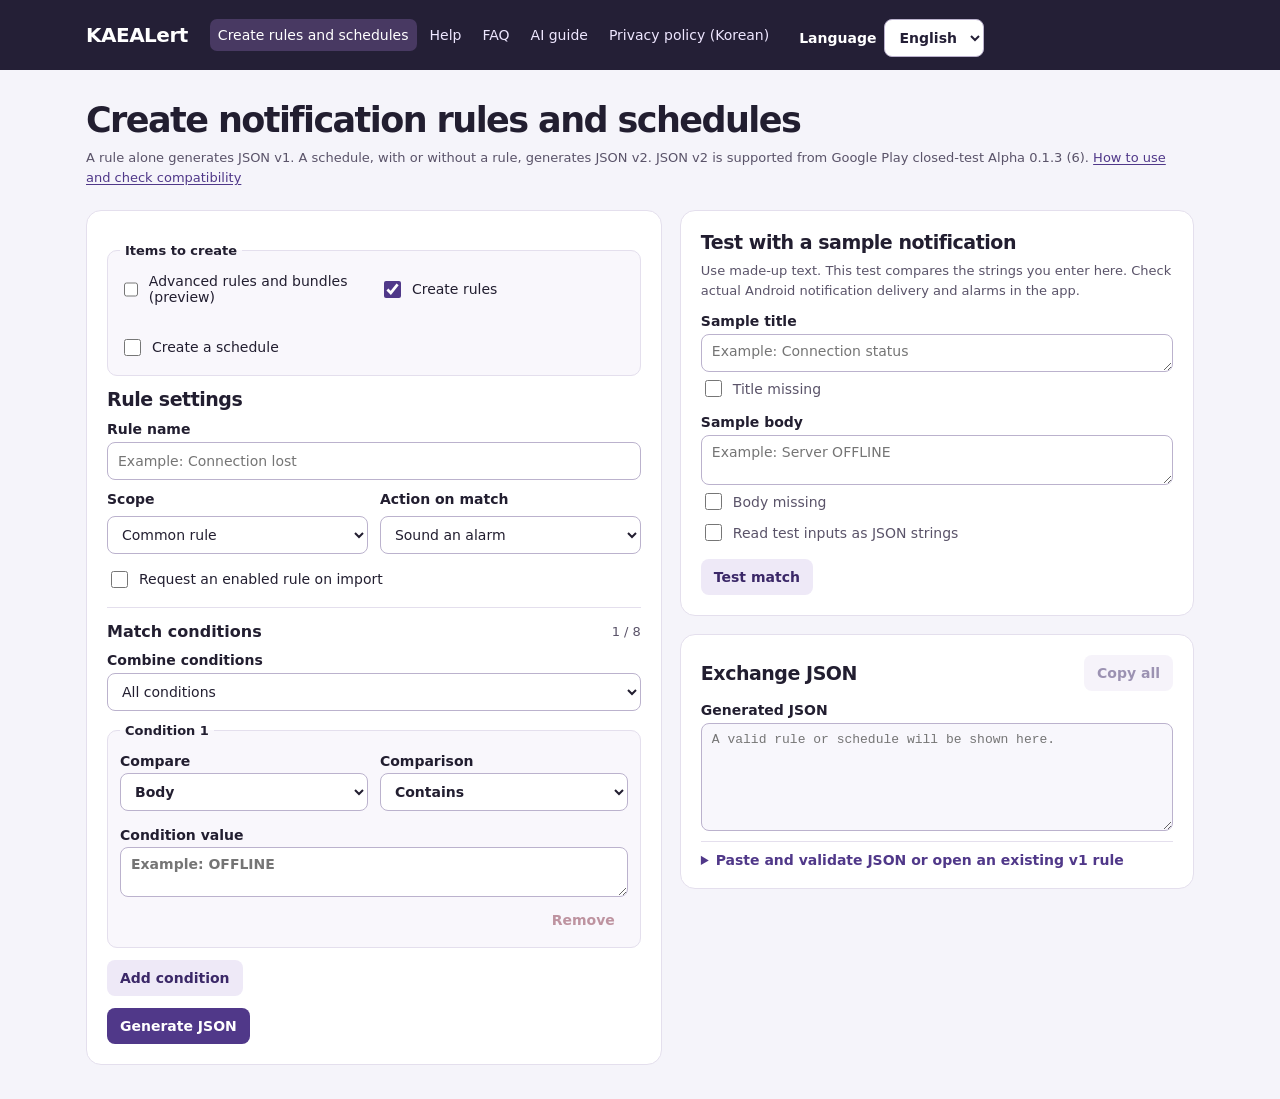
<file: rules/index.html>
<!doctype html>
<html lang="ko">
<head>
  <meta charset="utf-8">
  <meta name="viewport" content="width=device-width, initial-scale=1">
  <meta http-equiv="Content-Security-Policy" content="default-src 'none'; script-src 'self'; style-src 'self'; form-action 'none'; base-uri 'none'; connect-src 'none'">
  <title>깨알 규칙·일정 만들기</title>
  <link rel="stylesheet" href="../assets/rule-exchange/style.css">
  <script type="module" src="../assets/rule-exchange/main.mjs"></script>
  <script type="module" src="../assets/rule-exchange/i18n.mjs"></script>
</head>
<body>
  <header class="top">
    <div class="shell top-content">
      <a class="wordmark" href="../">깨알</a>
      <nav class="site-nav" aria-label="주 메뉴">
        <a href="../rules/" aria-current="page">규칙·일정 만들기</a>
        <a href="../help/">도움말</a>
        <a href="../help/#faq">FAQ</a>
        <a href="../ai-guide/">AI 지침</a>
        <a href="../privacy/">개인정보처리방침</a>
      </nav>
      <label class="language-control">
        <span>언어</span>
        <select id="site-language">
          <option value="ko">한국어</option>
          <option value="en">English</option>
          <option value="ja">日本語</option>
        </select>
      </label>
    </div>
  </header>
  <main class="shell">
    <div class="intro">
      <h1>알림 규칙·일정 만들기</h1>
      <p class="hint">규칙만 만들면 JSON v1입니다. 일정만 또는 규칙과 일정을 함께 만들면 JSON v2가 생성됩니다. JSON v2는 Google Play 비공개 테스트 깨알 Alpha 0.1.3 (6)에서 지원합니다. <a href="../help/#web">사용 방법과 버전 확인</a></p>
    </div>
    <noscript>이 도구를 사용하려면 JavaScript가 필요합니다.</noscript>
    <div class="layout">
      <form id="rule-form" class="card editor" novalidate>
        <fieldset id="creation-modes" class="fields" hidden>
          <legend>만들 항목</legend>
          <label class="check"><input id="use-mixed" type="checkbox"> 고급 규칙·여러 항목 묶음 (미리보기)</label>
          <label class="check"><input id="create-rule" type="checkbox" checked> 규칙 만들기</label>
          <label class="check"><input id="create-schedule" type="checkbox"> 일정 만들기</label>
        </fieldset>
        <section id="rule-editor" aria-labelledby="rule-heading">
          <h2 id="rule-heading">규칙 설정</h2>
          <label for="rule-name">규칙 이름</label>
          <input id="rule-name" placeholder="예: 연결 끊김" autocomplete="off">
          <div class="fields">
            <div>
              <label for="rule-scope">대상 범위</label>
              <select id="rule-scope"><option value="common">공통 규칙</option><option value="app">앱별 규칙</option></select>
            </div>
            <div>
              <label for="rule-action">일치 시 동작</label>
              <select id="rule-action"><option value="ALERT">알람 울리기</option><option value="SUPPRESS">무시하기</option></select>
            </div>
          </div>
          <div id="package-field" hidden>
            <label for="rule-package">대상 패키지</label>
            <input id="rule-package" placeholder="com.example.app" autocomplete="off" spellcheck="false">
          </div>
          <label class="check"><input id="rule-enabled" type="checkbox"> 규칙을 활성 상태로 추가 요청</label>
          <div id="mixed-rule-options" class="section-divider" hidden>
            <label for="mixed-kind">규칙 종류</label>
            <select id="mixed-kind">
              <option value="ordinary">일반 규칙</option>
              <option value="FIRST_OCCURRENCES">일정에서 최초 몇 건 무시</option>
              <option value="RECEPTION_WAIT">같은 대상의 재알람 대기</option>
            </select>
            <label id="mixed-flow-field">일치 후 <select id="mixed-flow"><option value="CONTINUE">계속 평가</option><option value="STOP">평가 중단</option></select></label>
            <label for="mixed-schedule">연결할 묶음 일정</label>
            <select id="mixed-schedule"><option value="">일정 없음</option></select>
            <div id="mixed-stateful" hidden>
              <p class="hint">대상 범위에서 앱별 규칙을 선택하세요. 이 단계를 통과하면 일반 규칙이 울림을 결정합니다.</p>
              <div id="mixed-first" hidden>
                <label>무시할 고유 사건 수 (0~100) <input id="mixed-count" inputmode="numeric" value="2"></label>
                <p class="hint">일정이 필요합니다. 아래 일정 만들기를 함께 선택하면 새 일정에 연결합니다.</p>
                <fieldset id="mixed-event" data-key>
                  <legend>고유 사건 키</legend>
                  <label>읽을 필드 <select><option value="BODY">본문</option><option value="TITLE">제목</option></select></label>
                  <div data-labeled>
                    <label>접두사 <input maxlength="32" placeholder="예: item="></label>
                    <label>값에 쓰는 문자 <select><option value="ASCII_TOKEN">영문·숫자·밑줄·점·하이픈 (최대 128자)</option><option value="ASCII_ALNUM">영문·숫자 (최대 16자)</option></select></label>
                  </div>
                </fieldset>
                <fieldset id="mixed-group" data-key>
                  <legend>그룹 키 (선택)</legend>
                  <label>읽을 필드 <select><option value="">사용 안 함</option><option value="BODY">본문</option><option value="TITLE">제목</option></select></label>
                  <div data-labeled>
                    <label>접두사 <input maxlength="32" placeholder="예: item="></label>
                    <label>값에 쓰는 문자 <select><option value="ASCII_TOKEN">영문·숫자·밑줄·점·하이픈 (최대 128자)</option><option value="ASCII_ALNUM">영문·숫자 (최대 16자)</option></select></label>
                  </div>
                </fieldset>
              </div>
              <div id="mixed-wait" hidden>
                <label>대기 시간 (초, 0~86400) <input id="mixed-seconds" inputmode="numeric" value="300"></label>
                <fieldset id="mixed-target" data-key>
                  <legend>대상 키</legend>
                  <label>읽을 필드 <select><option value="BODY">본문</option><option value="TITLE">제목</option></select></label>
                  <div data-labeled>
                    <label>접두사 <input maxlength="32" placeholder="예: item="></label>
                    <label>값에 쓰는 문자 <select><option value="ASCII_TOKEN">영문·숫자·밑줄·점·하이픈 (최대 128자)</option><option value="ASCII_ALNUM">영문·숫자 (최대 16자)</option></select></label>
                  </div>
                </fieldset>
              </div>
              <details>
                <summary>이 단계에서만 제외할 조건 (선택)</summary>
                <label for="mixed-exclude">제외 조건 JSON 객체</label>
                <textarea id="mixed-exclude" rows="3" spellcheck="false" placeholder='{"conditions":[{"field":"BODY","op":"CONTAINS","value":"resolved"}]}'></textarea>
              </details>
            </div>
          </div>
          <div class="section-divider">
            <div class="heading-line">
              <h3>일치 조건</h3>
              <span id="condition-count" class="hint"></span>
            </div>
            <label for="rule-match">조건 조합</label>
            <select id="rule-match"><option value="ALL">모든 조건</option><option value="ANY">조건 중 하나</option></select>
            <div id="conditions"></div>
            <button type="button" class="secondary" id="add-condition">조건 추가</button>
          </div>
        </section>
        <section id="schedule-editor" class="section-divider" aria-labelledby="schedule-heading" hidden>
          <h2 id="schedule-heading">일정 설정</h2>
          <label for="schedule-name">일정 이름</label>
          <input id="schedule-name" maxlength="80" autocomplete="off">
          <div class="fields">
            <label>시간대 ID <input id="schedule-zone" value="Asia/Seoul" list="schedule-zones" spellcheck="false"></label>
            <datalist id="schedule-zones"></datalist>
            <label>일정 유형
              <select id="schedule-type">
                <option value="EXPLICIT">기본 날짜·시간 구간</option>
                <option value="DAILY">매일</option>
                <option value="WEEKLY_SELECTED_DAYS">매주 선택 요일</option>
                <option value="EVERY_N_DAYS">N일마다</option>
                <option value="MONTHLY_DAYS">매월 지정 일자</option>
                <option value="SPECIFIC_DATES">특정 날짜 선택</option>
              </select>
            </label>
          </div>
          <label class="check"><input id="schedule-enabled" type="checkbox"> 일정을 활성 상태로 추가 요청</label>
          <div id="explicit-fields">
            <div id="schedule-intervals"></div>
            <button id="add-interval" type="button" class="secondary">시간 구간 추가</button>
          </div>
          <div id="recurrence-fields" hidden>
            <div id="recurrence-dates" class="fields">
              <label>반복 시작일 <input id="recurrence-start-date" type="date"></label>
              <label>마지막 시작일 (선택) <input id="recurrence-end-date" type="date"></label>
            </div>
            <div class="fields">
              <label>시작 시각 <input id="recurrence-start-time" type="time"></label>
              <label>종료 시각 <input id="recurrence-end-time" type="time"></label>
            </div>
            <label class="check"><input id="crosses-midnight" type="checkbox"> 다음 날 종료</label>
            <fieldset id="weekday-fields" hidden><legend>반복 요일</legend><div id="weekdays" class="option-list"></div></fieldset>
            <div id="interval-days-field" hidden>
              <label for="interval-days">며칠마다 (1~365)</label>
              <input id="interval-days" value="1" inputmode="numeric">
            </div>
            <div id="monthly-days-field" hidden>
              <label for="monthly-days">매월 반복할 날짜 (1~31)</label>
              <input id="monthly-days" placeholder="예 1, 15, 31">
            </div>
            <div id="specific-dates-field" hidden>
              <label for="specific-dates">선택 날짜 (YYYY-MM-DD, 1~1,000개)</label>
              <textarea id="specific-dates" rows="4" placeholder="날짜를 쉼표나 줄바꿈으로 구분하세요"></textarea>
            </div>
          </div>
        </section>
        <section id="mixed-controls" class="section-divider" hidden>
          <p class="hint">고급 묶음은 기본으로 JSON v4를 생성합니다. v4를 끄면 호환용 범용 v3 묶음을 만들 수 있습니다. 이전 앱에서는 설치한 버전이 지원하는 형식을 사용하세요.</p>
          <button id="mixed-add" type="button" class="secondary">입력한 항목을 묶음에 추가</button>
          <details id="advanced-v4">
            <summary>고급 행 추출</summary>
            <label><input type="checkbox" id="use-v4" checked> JSON v4 사용 (권장)</label>
            <p>JSON v4는 Google Play 비공개 테스트 Alpha 0.1.6 (9)에서 가져올 수 있습니다. 새 규칙과 일정은 OFF로 저장됩니다. 필요한 규칙, 일정 및 감시 앱을 확인한 뒤 앱에서 켜세요.</p>
            <label for="v4-ref">필드 이름</label><input id="v4-ref" value="device">
            <label for="v4-input">입력</label><select id="v4-input"><option>BODY</option><option>TITLE</option></select>
            <label for="v4-label">행 이름</label><input id="v4-label" value="Device">
            <label for="v4-separator">행 구분자</label><input id="v4-separator" value="=">
            <label for="v4-piece">열 구분자 (선택)</label><input id="v4-piece" value="|">
            <label for="v4-index">열 위치 (0부터)</label><input id="v4-index" value="1" type="number" min="0" max="127">
            <button type="button" class="secondary" id="v4-add-field">필드 목록에 추가</button>
            <label for="v4-fields">추출할 필드 목록</label>
            <textarea id="v4-fields" rows="4" spellcheck="false">[{"ref":"device","input":"BODY","label":"Device","separator":"=","columnSeparator":"|","index":1}]</textarea>
            <label for="v4-conditions">이 항목의 조건 목록 (비우면 위 조건 사용)</label>
            <p>TEXT_PATTERN은 한 필드 안에서 ASCII 대소문자를 구분하지 않습니다. |는 대안, &amp;는 같은 필드의 필수 조건, ~는 공백 0개 이상, *와 **는 한 줄과 여러 줄, #·#+·#3은 각각 숫자 1개·1개 이상·1~3개입니다. 특수문자는 역슬래시로 이스케이프합니다. NOT_TEXT_PATTERN은 값이 있을 때만 불일치를 검사합니다.</p>
            <textarea id="v4-conditions" rows="2" spellcheck="false" placeholder='[{"fieldRef":"device","op":"EQUALS","value":"Q-7"}]'></textarea>
            <label for="v4-phase">일반 규칙 평가 시점</label>
            <select id="v4-phase"><option value="ORDINARY">상태 처리 후</option><option value="PRE_STATE">상태 처리 전</option></select>
            <label for="v4-key">고유 사건 또는 대상 필드 이름</label><input id="v4-key" value="device">
            <label for="v4-group">집계 그룹 필드 이름 (선택)</label><input id="v4-group">
          </details>
          <ul id="mixed-list" aria-label="묶음에 추가한 항목"></ul>
        </section>
        <div class="actions">
          <button id="generate-json" type="submit">JSON 만들기</button>
          <span id="form-status" class="status" role="status"></span>
        </div>
      </form>
      <div class="stack">
        <section id="trial-editor" class="card" aria-labelledby="trial-heading">
          <h2 id="trial-heading">예시 알림 시험</h2>
          <p class="hint">합성 예시를 입력하세요. 웹에서 입력한 문자열만 비교합니다. 실제 Android 알림 수신과 경보는 별도입니다.</p>
          <form id="trial-form" novalidate>
            <div id="sample-package-field" hidden>
              <label for="sample-package">시험 패키지</label>
              <input id="sample-package" autocomplete="off" spellcheck="false">
            </div>
            <label for="sample-title">시험 제목</label>
            <textarea id="sample-title" rows="1" placeholder="예: 연결 상태" spellcheck="false"></textarea>
            <label class="check small"><input id="title-missing" type="checkbox"> 제목 누락</label>
            <label for="sample-body">시험 본문</label>
            <textarea id="sample-body" rows="2" placeholder="예: 서버 OFFLINE" spellcheck="false"></textarea>
            <label class="check small"><input id="body-missing" type="checkbox"> 본문 누락</label>
            <label class="check small"><input id="sample-escaped" type="checkbox"> 시험 입력을 JSON 문자열로 해석</label>
            <div class="actions"><button type="submit" class="secondary">일치 시험</button></div>
            <div id="trial-status" class="status" role="status"></div>
          </form>
        </section>
        <section class="card" aria-labelledby="exchange-heading">
          <div class="heading-line">
            <h2 id="exchange-heading">교환 JSON</h2>
            <button id="copy" type="button" class="secondary" disabled>전체 복사</button>
          </div>
          <label for="output">생성 결과</label>
          <textarea id="output" class="code" rows="6" readonly spellcheck="false" placeholder="유효한 규칙 또는 일정을 만들면 여기에 표시됩니다."></textarea>
          <p id="compatibility-status" class="status" role="status"></p>
          <div id="copy-status" class="status" role="status"></div>
          <details>
            <summary>JSON 붙여넣어 검사 · 기존 v1 규칙 불러오기</summary>
            <label for="json-input">규칙 JSON v1</label>
            <textarea id="json-input" class="code" rows="4" spellcheck="false"></textarea>
          <button id="validate-document" type="button" class="secondary">JSON 검사</button>
            <button id="load" type="button" class="secondary">검사하고 불러오기</button>
            <div id="load-status" class="status" role="status"></div>
          </details>
        </section>
      </div>
    </div>
  </main>
  <template id="interval-template">
    <fieldset>
      <legend>시간 구간</legend>
      <div class="fields">
        <label>시작 <input type="datetime-local" data-start></label>
        <label>종료 <input type="datetime-local" data-end></label>
      </div>
      <button type="button" class="text-button" data-remove>구간 삭제</button>
    </fieldset>
  </template>
  <template id="condition-template">
    <fieldset>
      <legend></legend>
      <div class="fields">
        <label>비교 대상
          <select data-field><option value="BODY">본문</option><option value="TITLE">제목</option><option value="TITLE_OR_BODY">제목 또는 본문</option></select>
        </label>
        <label>비교 방식
          <select data-op><option value="CONTAINS">포함</option><option value="EQUALS">정확히 같음</option><option value="NOT_CONTAINS">포함하지 않음</option><option value="REGEX">정규식</option></select>
        </label>
      </div>
      <label>조건 값 <textarea data-value rows="2" placeholder="예: OFFLINE" spellcheck="false"></textarea></label>
      <div class="heading-line condition-actions">
        <span data-value-note class="hint" hidden>줄바꿈을 보존하려면 JSON 문자열 표기로 편집하세요.</span>
        <button type="button" class="text-button" data-remove>삭제</button>
      </div>
    </fieldset>
  </template>
</body>
</html>
</file>
<file: assets/rule-exchange/style.css>
:root {
  color-scheme: light;
  font-family: "Malgun Gothic", "맑은 고딕", system-ui, sans-serif;
  background: #f5f4fa;
  color: #221e30;
  --accent: #503889;
  --line: #e4dfed;
  --muted: #5a5369;
}
* { box-sizing: border-box; }
[hidden] { display: none !important; }
body { margin: 0; }
.shell { max-width: 1160px; margin-inline: auto; padding-inline: 26px; }
.top { background: #241f36; color: #fff; }
.top-content { min-height: 60px; display: flex; flex-wrap: wrap; align-items: center; gap: 4px 22px; padding-block: 8px; }
.wordmark { color: white; text-decoration: none; font-size: 20px; font-weight: 800; letter-spacing: -.025em; }
.language-control { display: inline-flex; align-items: center; gap: .5rem; font-size: .875rem; white-space: nowrap; }
.site-nav { display: flex; flex-wrap: wrap; gap: 2px 5px; }
.site-nav a { color: #eee6ff; font-size: .875rem; text-decoration: none; border-radius: 7px; padding: 8px; }
.site-nav a[aria-current=page], .site-nav a:hover { color: white; background: #483962; }
main a { color: var(--accent); text-underline-offset: .17em; }
.intro { padding-block: 30px 22px; }
h1, h2, h3, p { margin: 0; }
h1 { font-size: clamp(27px, 3vw, 35px); letter-spacing: -.045em; }
h2 { font-size: 19px; letter-spacing: -.025em; }
h3 { font-size: 16px; }
p { line-height: 1.55; margin-top: 8px; }
.hint { color: var(--muted); font-size: 13px; }
.layout { display: grid; grid-template-columns: 1.12fr 1fr; align-items: start; gap: 18px; padding-bottom: 34px; }
.stack { display: grid; gap: 18px; min-width: 0; }
.card { background: white; border: 1px solid var(--line); border-radius: 15px; padding: 20px; min-width: 0; }
label { display: block; font-size: 14px; font-weight: 700; margin: 11px 0 5px; }
:is(input:not([type=checkbox]), select, textarea) {
  width: 100%;
  border: 1px solid #bbb2cd;
  border-radius: 8px;
  padding: 8px 10px;
  min-height: 38px;
  color: inherit;
  background: white;
  font: inherit;
  font-size: 14px;
}
.language-control select { width: auto; max-width: 100%; margin: 0; color: #241f36; color-scheme: light; }
textarea { display: block; resize: vertical; line-height: 1.45; }
textarea.code { font-family: Consolas, ui-monospace, monospace; font-size: 13px; }
textarea[readonly] { background: #f8f7fc; }
.fields { display: grid; grid-template-columns: 1fr 1fr; gap: 12px; }
.fields select, fieldset textarea { margin-top: 4px; }
.option-list { display: flex; flex-wrap: wrap; gap: 0 14px; }
.option-list .check { margin-block: 4px; }
.check { display: flex; align-items: center; gap: 8px; min-height: 28px; font-weight: 500; }
.check.small { margin-block: 3px; color: var(--muted); }
input[type=checkbox] { inline-size: 17px; block-size: 17px; accent-color: var(--accent); }
.section-divider { border-top: 1px solid var(--line); margin-top: 14px; padding-top: 14px; }
.heading-line, .actions { display: flex; flex-wrap: wrap; align-items: center; justify-content: space-between; gap: 8px; }
.actions { justify-content: flex-start; margin-top: 12px; }
fieldset { min-width: 0; margin: 12px 0; padding: 4px 12px 9px; border: 1px solid var(--line); border-radius: 10px; background: #f9f7fc; }
legend { padding-inline: 5px; font-size: 13px; font-weight: 800; }
.condition-actions { justify-content: flex-end; margin-top: 5px; }
button {
  border: 1px solid transparent;
  border-radius: 8px;
  padding: 7px 12px;
  min-height: 36px;
  background: var(--accent);
  color: white;
  font: inherit;
  font-size: 14px;
  font-weight: 700;
  cursor: pointer;
}
button.secondary { background: #eee9f7; color: #3b2868; }
button.text-button { background: transparent; color: #843246; }
button:hover:not(:disabled) { filter: brightness(.94); }
button:disabled { opacity: .50; cursor: default; }
:focus-visible { outline: 3px solid #7851c3; outline-offset: 2px; }
.status { color: var(--muted); font-size: 13px; overflow-wrap: anywhere; }
.status:not(:empty) { padding-block: 6px; }
.status[data-tone=error] { color: #922744; }
.status[data-tone=ok] { color: #17633b; }
details { border-top: 1px solid var(--line); padding-top: 10px; margin-top: 10px; }
summary { cursor: pointer; font-size: 14px; font-weight: 700; color: var(--accent); }
details button { margin-top: 10px; }
.guide { max-width: 890px; }
.guide-stack { display: grid; gap: 16px; padding-bottom: 34px; }
.guide .card { line-height: 1.65; }
.guide ol { padding-inline-start: 24px; margin-block: 9px; }
.guide ol li + li { margin-top: 5px; }
.faq details:first-child { border-top: 0; }
.guide-source { margin-block-start: 12px; }
.guide-cases dt { font-weight: 700; margin-top: 12px; }
.guide-cases dd { margin: 3px 0 0; color: var(--muted); }
.guide pre { margin-bottom: 0; padding: 12px; border-radius: 8px; background: #f8f7fc; overflow: auto; }
.guide :target { scroll-margin-top: 12px; }
.home { padding-block: clamp(28px, 6vw, 78px) 54px; }
.home-hero { display: grid; grid-template-columns: minmax(0, 1.4fr) minmax(0, 1fr); gap: clamp(24px, 6vw, 80px); align-items: center; }
.home-intro h1 { font-size: clamp(2.3rem, 6vw, 4.6rem); line-height: 1.08; letter-spacing: -.065em; }
.home-intro h1 span { display: inline-block; margin-inline-start: .25em; font-size: .56em; letter-spacing: -.055em; }
.home-intro > p { max-width: 36rem; margin-top: 18px; font-size: clamp(1rem, 2vw, 1.24rem); }
.home-actions { display: flex; flex-wrap: wrap; gap: 10px; margin-block: 25px 0; }
.home-actions a { display: inline-flex; align-items: center; min-height: 44px; padding: 8px 15px; border-radius: 8px; font-weight: 700; text-decoration: none; }
.home-actions .home-primary { background: var(--accent); color: white; }
.home-secondary { background: white; border: 1px solid #b7a9d1; }
.home-actions a:hover { filter: brightness(.94); }
.home-intro .home-note { color: var(--muted); font-size: .875rem; }
.home-example { border-radius: 16px; background: #28213a; color: #fff; padding: clamp(18px, 3vw, 30px); }
.home-example h2 { margin-bottom: 13px; }
.home-example dl { display: grid; gap: 12px; margin: 0; }
.home-example dl div { display: grid; gap: 4px; border-top: 1px solid #5c4c70; padding-top: 12px; }
.home-example dt { color: #e0d3f6; font-size: .875rem; }
.home-example dd { margin: 0; overflow-wrap: anywhere; }
.home-reference { display: grid; grid-template-columns: repeat(2, minmax(0, 1fr)); gap: 22px; border-top: 1px solid var(--line); margin-top: clamp(30px, 6vw, 62px); padding-top: 24px; }
@media (max-width: 820px) {
  .layout { grid-template-columns: minmax(0, 1fr); }
  .home-hero { grid-template-columns: minmax(0, 1fr); }
}
@media (max-width: 480px) {
  .shell { padding-inline: 14px; }
  .card { padding: 15px; }
  .fields { grid-template-columns: minmax(0, 1fr); gap: 2px; }
  .home-reference { grid-template-columns: minmax(0, 1fr); }
}
</file>
